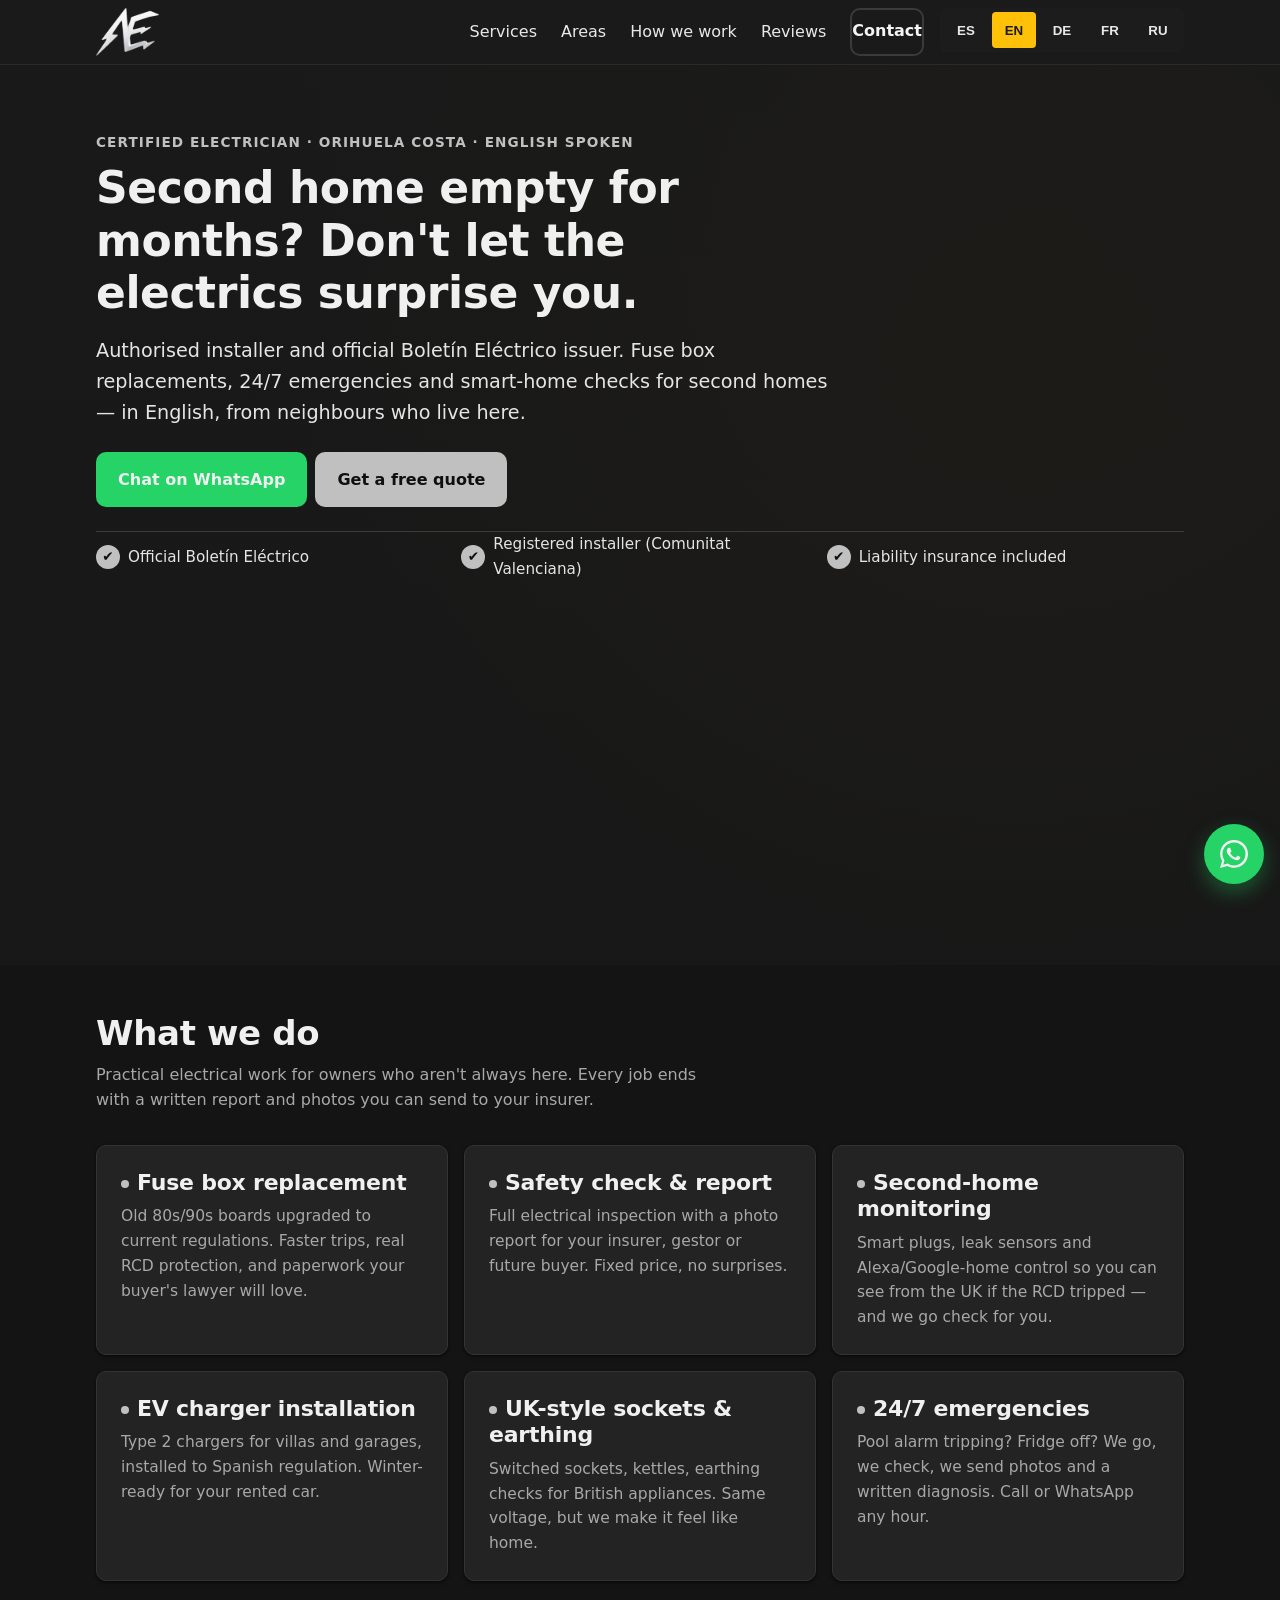
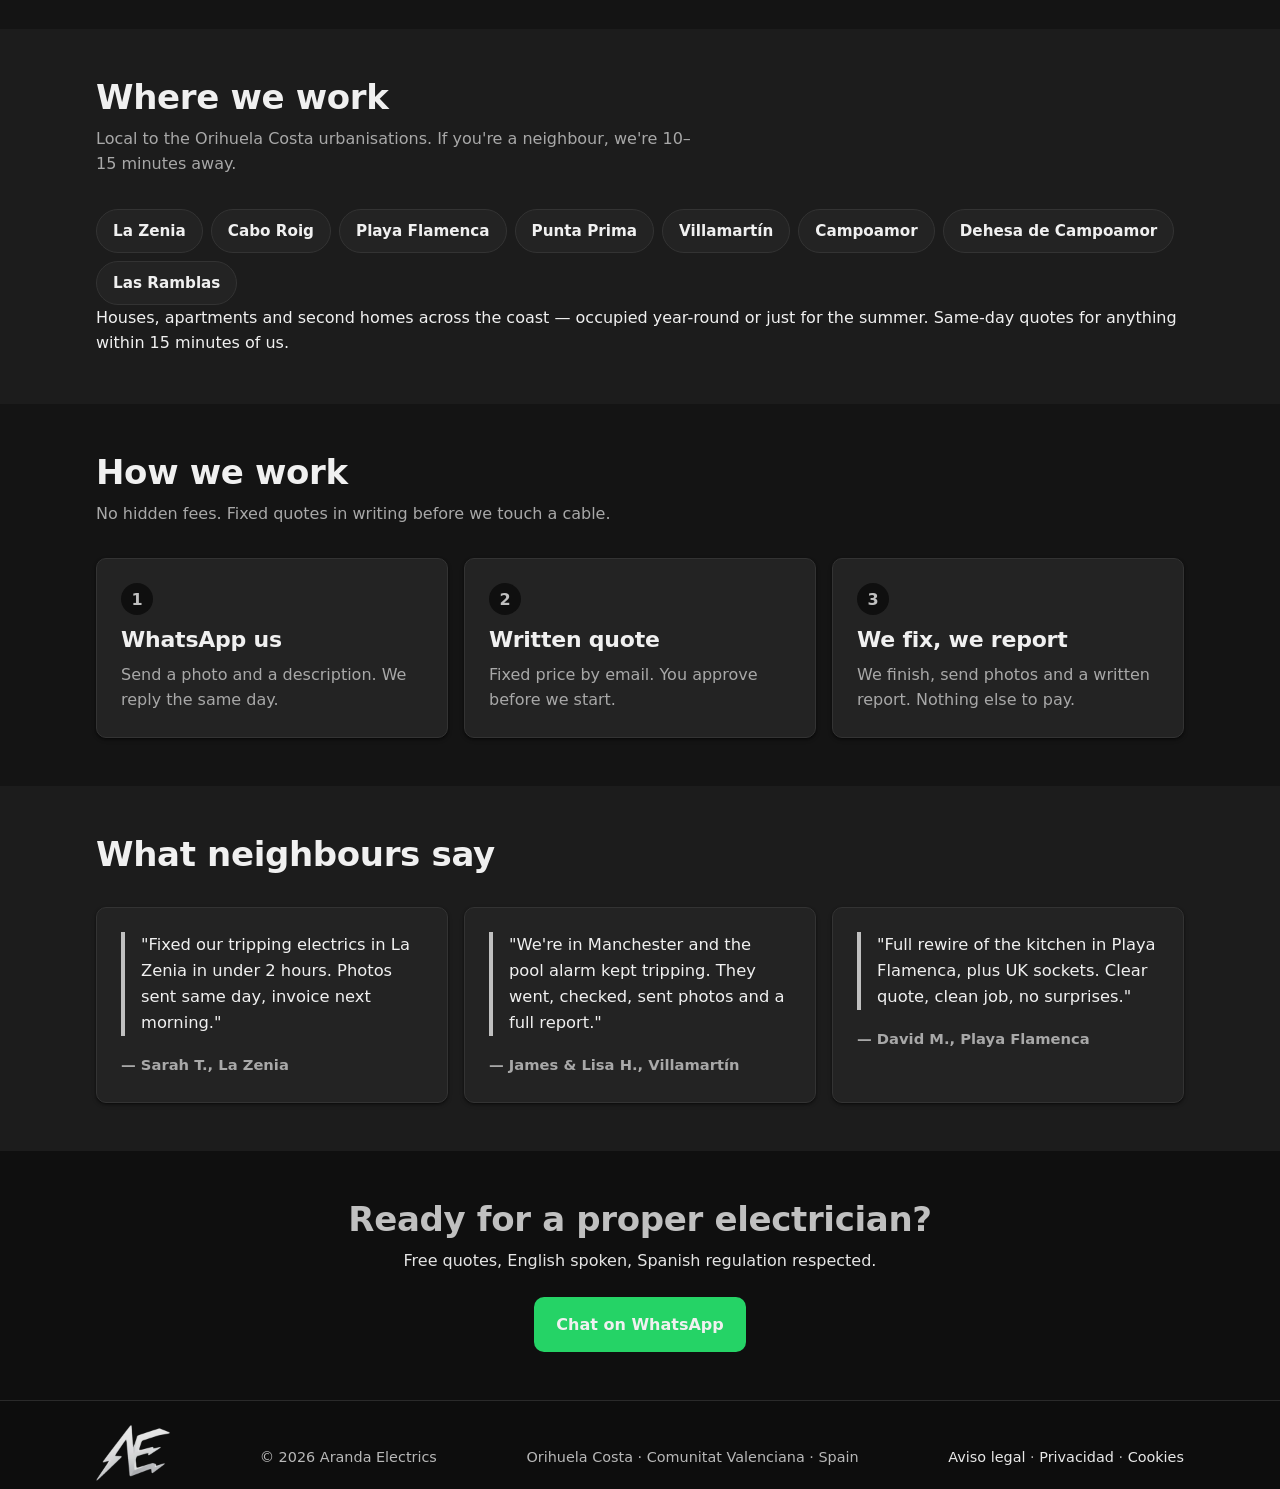
<file: index.html>
<!doctype html>
<html lang="en">
<head>
  <meta charset="utf-8">
  <meta name="viewport" content="width=device-width, initial-scale=1, viewport-fit=cover">
  <title>Aranda Electrics — Certified Electrician in Orihuela Costa</title>
  <meta name="description" content="Authorised electrician in Orihuela Costa. Boletín Eléctrico, fuse box replacement, 24/7 emergencies and smart-home checks for second homes. WhatsApp for a free quote.">
  <meta name="theme-color" content="#1A1A1A">
  <meta name="apple-mobile-web-app-capable" content="yes">
  <meta name="apple-mobile-web-app-status-bar-style" content="black-translucent">
  <meta name="apple-mobile-web-app-title" content="Aranda Electrics">
  <link rel="manifest" href="/manifest.webmanifest">
  <link rel="apple-touch-icon" href="/icons/apple-touch-icon.png">
  <link rel="icon" type="image/png" sizes="32x32" href="/assets/img/favicon-32.png">
  <link rel="icon" type="image/png" sizes="16x16" href="/assets/img/favicon-16.png">
  <link rel="icon" type="image/png" sizes="192x192" href="/assets/img/favicon-192.png">
  <link rel="icon" type="image/png" sizes="512x512" href="/assets/img/favicon-512.png">
  <link rel="canonical" href="https://arandaelectrics.com/">
  <link rel="alternate" hreflang="en" href="https://arandaelectrics.com/">
  <link rel="alternate" hreflang="es" href="https://arandaelectrics.com/es/">
  <link rel="alternate" hreflang="x-default" href="https://arandaelectrics.com/">
  <meta property="og:type" content="website">
  <meta property="og:title" content="Aranda Electrics — Certified Electrician in Orihuela Costa">
  <meta property="og:description" content="Boletín Eléctrico, fuse box replacement and 24/7 emergencies. Serving La Zenia, Cabo Roig, Playa Flamenca and more.">
  <meta property="og:url" content="https://arandaelectrics.com/">
  <link rel="stylesheet" href="css/styles.css?v=20251120a">
</head>
<body>
  <a class="skip-link" href="#main" data-i18n="skip">Skip to content</a>
  <header class="site-header" role="banner">
    <div class="container header-inner">
      <a class="logo" href="./" aria-label="Aranda Electrics — home">
        <img class="logo-img" src="assets/img/logo-header.png" alt="Aranda Electrics" width="120" height="91" decoding="async">
      </a>
      <button class="menu-toggle" type="button" aria-expanded="false" aria-controls="primary-nav" aria-label="Toggle menu">
        <span class="menu-bar"></span><span class="menu-bar"></span><span class="menu-bar"></span>
      </button>
      <nav id="primary-nav" class="primary-nav" aria-label="Primary">
        <ul role="list">
          <li><a href="#services" data-i18n="nav.services">Services</a></li>
          <li><a href="#areas" data-i18n="nav.areas">Areas</a></li>
          <li><a href="#process" data-i18n="nav.process">How we work</a></li>
          <li><a href="#reviews" data-i18n="nav.reviews">Reviews</a></li>
          <li><a href="pages/contact.html" class="btn btn-outline" data-i18n="nav.contact">Contact</a></li>
        </ul>
        <div class="lang-switch" role="group" aria-label="Language">
          <button type="button" data-lang="es" aria-pressed="false">ES</button>
          <button type="button" data-lang="en" aria-pressed="true">EN</button>
          <button type="button" data-lang="de" aria-pressed="false">DE</button>
          <button type="button" data-lang="fr" aria-pressed="false">FR</button>
          <button type="button" data-lang="ru" aria-pressed="false">RU</button>
        </div>
        <div class="lang-switch-mobile">
          <label for="lang-select" class="visually-hidden" data-i18n="skip">Language</label>
          <select id="lang-select" data-lang-select aria-label="Language">
            <option value="es">ES — Español</option>
            <option value="en">EN — English</option>
            <option value="de">DE — Deutsch</option>
            <option value="fr">FR — Français</option>
            <option value="ru">RU — Русский</option>
          </select>
        </div>
      </nav>
    </div>
  </header>
  <main id="main" role="main">
    <!-- HERO + CERTIFICACIONES ABOVE THE FOLD -->
        <section class="hero" aria-labelledby="hero-title">
      <div class="container hero-inner">
        <p class="eyebrow" data-i18n="hero.eyebrow">Certified electrician · Orihuela Costa · English spoken</p>
        <h1 id="hero-title" data-i18n="hero.title">Second home empty for months? Don&rsquo;t let the electrics surprise you.</h1>
        <p class="lead" data-i18n="hero.lead">
          Authorised installer and official <strong>Boletín Eléctrico</strong> issuer on the Orihuela Costa. Fuse box upgrades, 24/7 emergencies and smart-home checks for owners who aren&rsquo;t here — we fix it, and you get photos and a written report the same day.
        </p>
        <div class="hero-cta">
          <a class="btn btn-whatsapp" href="https://wa.me/34622099576?text=Hi%20Aranda%20Electrics%2C%20I%27d%20like%20a%20quote" target="_blank" rel="noopener" data-i18n="hero.ctaWhatsapp">Chat on WhatsApp</a>
          <a class="btn btn-primary" href="pages/contact.html" data-i18n="hero.ctaQuote">Get a free quote</a>
        </div>
        <ul class="certs" role="list" aria-label="Certifications">
          <li class="cert">
            <span class="cert-icon" aria-hidden="true">✔</span>
            <span data-i18n="certs.boletin">Official Boletín Eléctrico</span>
          </li>
          <li class="cert">
            <span class="cert-icon" aria-hidden="true">✔</span>
            <span data-i18n="certs.autonomo">Registered installer (Comunitat Valenciana)</span>
          </li>
          <li class="cert">
            <span class="cert-icon" aria-hidden="true">✔</span>
            <span data-i18n="certs.rc">Liability insurance included</span>
          </li>
        </ul>
      </div>
    </section>

    <!-- SERVICIOS -->
    <section id="services" class="section" aria-labelledby="services-title">
      <div class="container">
        <header class="section-head">
          <h2 id="services-title" data-i18n="services.title">What we do</h2>
          <p data-i18n="services.lead">Practical electrical work for owners who aren't always here. Every job ends with a written report and photos you can send to your insurer.</p>
        </header>
        <div class="grid grid-3">
          <article class="card">
            <h3 data-i18n="services.1.title">Fuse box replacement</h3>
            <p data-i18n="services.1.body">Old 80s/90s boards upgraded to current regulations. Faster trips, real RCD protection, and paperwork your buyer's lawyer will love.</p>
          </article>
          <article class="card">
            <h3 data-i18n="services.2.title">Safety check &amp; report</h3>
            <p data-i18n="services.2.body">Full electrical inspection with a photo report for your insurer, gestor or future buyer. Fixed price, no surprises.</p>
          </article>
          <article class="card">
            <h3 data-i18n="services.3.title">Second-home monitoring</h3>
            <p data-i18n="services.3.body">Smart plugs, leak sensors and alexa/google-home control so you can see from the UK if the RCD tripped — and we go check for you.</p>
          </article>
          <article class="card">
            <h3 data-i18n="services.4.title">EV charger installation</h3>
            <p data-i18n="services.4.body">Type 2 chargers for villas and garages, installed to Spanish regulation. Winter-ready for your rented car.</p>
          </article>
          <article class="card">
            <h3 data-i18n="services.5.title">UK-style sockets &amp; earthing</h3>
            <p data-i18n="services.5.body">Switched sockets, kettles, earthing checks for British appliances. Same voltage, but we make it feel like home.</p>
          </article>
          <article class="card">
            <h3 data-i18n="services.6.title">24/7 emergencies</h3>
            <p data-i18n="services.6.body">Pool alarm tripping? Fridge off? We go, we check, we send photos and a written diagnosis. Call or WhatsApp any hour.</p>
          </article>
        </div>
      </div>
    </section>
    <!-- ÁREAS -->
    <section id="areas" class="section section-alt" aria-labelledby="areas-title">
      <div class="container">
        <header class="section-head">
          <h2 id="areas-title" data-i18n="areas.title">Where we work</h2>
          <p data-i18n="areas.lead">Local to the Orihuela Costa urbanisations. If you're a neighbour, we're 10–15 minutes away.</p>
        </header>
        <ul class="area-chips" role="list">
          <li><span class="chip" data-i18n="areas.1">La Zenia</span></li>
          <li><span class="chip" data-i18n="areas.2">Cabo Roig</span></li>
          <li><span class="chip" data-i18n="areas.3">Playa Flamenca</span></li>
          <li><span class="chip" data-i18n="areas.4">Punta Prima</span></li>
          <li><span class="chip" data-i18n="areas.5">Villamartín</span></li>
          <li><span class="chip" data-i18n="areas.6">Campoamor</span></li>
          <li><span class="chip" data-i18n="areas.7">Dehesa de Campoamor</span></li>
          <li><span class="chip" data-i18n="areas.8">Las Ramblas</span></li>
        </ul>
        <p class="areas-support" data-i18n="areas.support">Houses, apartments and second homes across the coast — occupied year-round or just for the summer. Same-day quotes for anything within 15 minutes of us.</p>
      </div>
    </section>
    <!-- PROCESO -->
    <section id="process" class="section" aria-labelledby="process-title">
      <div class="container">
        <header class="section-head">
          <h2 id="process-title" data-i18n="process.title">How we work</h2>
          <p data-i18n="process.lead">No hidden fees. Fixed quotes in writing before we touch a cable.</p>
        </header>
        <ol class="steps">
          <li>
            <span class="step-num" aria-hidden="true">1</span>
            <h3 data-i18n="process.1.title">WhatsApp us</h3>
            <p data-i18n="process.1.body">Send a photo and a description. We reply the same day.</p>
          </li>
          <li>
            <span class="step-num" aria-hidden="true">2</span>
            <h3 data-i18n="process.2.title">Written quote</h3>
            <p data-i18n="process.2.body">Fixed price by email. You approve before we start.</p>
          </li>
          <li>
            <span class="step-num" aria-hidden="true">3</span>
            <h3 data-i18n="process.3.title">We fix, we report</h3>
            <p data-i18n="process.3.body">We finish, send photos and a written report. Nothing else to pay.</p>
          </li>
        </ol>
      </div>
    </section>
    <!-- TESTIMONIOS -->
    <section id="reviews" class="section section-alt" aria-labelledby="reviews-title">
      <div class="container">
        <header class="section-head">
          <h2 id="reviews-title" data-i18n="reviews.title">What neighbours say</h2>
        </header>
        <div class="grid grid-3">
          <article class="testimonial">
            <blockquote>"Fixed our tripping electrics in La Zenia in under 2 hours. Photos sent same day, invoice next morning."</blockquote>
            <footer><cite>— Sarah T., La Zenia</cite></footer>
          </article>
          <article class="testimonial">
            <blockquote>"We're in Manchester and the pool alarm kept tripping. They went, checked, sent photos and a full report."</blockquote>
            <footer><cite>— James &amp; Lisa H., Villamartín</cite></footer>
          </article>
          <article class="testimonial">
            <blockquote>"Full rewire of the kitchen in Playa Flamenca, plus UK sockets. Clear quote, clean job, no surprises."</blockquote>
            <footer><cite>— David M., Playa Flamenca</cite></footer>
          </article>
        </div>
      </div>
    </section>
    <!-- CTA FINAL -->
    <section class="section cta-band" aria-labelledby="cta-title">
      <div class="container cta-inner">
        <h2 id="cta-title" data-i18n="cta.title">Ready for a proper electrician?</h2>
        <p data-i18n="cta.lead">Free quotes, English spoken, Spanish regulation respected.</p>
        <a class="btn btn-whatsapp" href="https://wa.me/34622099576?text=Hi%20Aranda%20Electrics" target="_blank" rel="noopener" data-i18n="cta.whatsapp">Chat on WhatsApp</a>
      </div>
    </section>
  </main>
  <footer class="site-footer" role="contentinfo">
    <div class="container footer-inner">
        <img class="footer-logo" src="assets/img/logo-footer.png" alt="Aranda Electrics" width="168" height="127" loading="lazy" decoding="async">
      <p>&copy; <span id="year"></span> Aranda Electrics</p>
      <p data-i18n="footer.legal">Orihuela Costa · Comunitat Valenciana · Spain</p>
      <p class="footer-legal">
        <a href="pages/legal.html">Aviso legal</a> ·
        <a href="pages/privacy.html">Privacidad</a> ·
        <a href="pages/cookies.html">Cookies</a>
      </p>
    </div>
  </footer>
  <!-- Botón flotante WhatsApp (visible siempre) -->
  <a class="wa-float" href="https://wa.me/34622099576?text=Hi%20Aranda%20Electrics" target="_blank" rel="noopener" aria-label="Chat on WhatsApp">
    <svg viewBox="0 0 24 24" width="28" height="28" aria-hidden="true"><path fill="currentColor" d="M20.5 3.5A11.9 11.9 0 0 0 12 0C5.4 0 .1 5.3.1 11.9c0 2.1.6 4.2 1.7 6L0 24l6.3-1.7c1.7 1 3.7 1.5 5.7 1.5h.1c6.6 0 11.9-5.3 11.9-11.9 0-3.2-1.3-6.2-3.5-8.4zM12 21.8c-1.8 0-3.6-.5-5.1-1.4l-.4-.2-3.7 1 1-3.6-.2-.4a9.8 9.8 0 0 1-1.5-5.3c0-5.4 4.4-9.8 9.9-9.8 2.6 0 5.1 1 6.9 2.9a9.7 9.7 0 0 1 2.9 7c0 5.4-4.4 9.8-9.8 9.8zm5.4-7.3c-.3-.2-1.8-.9-2-1-.3-.1-.5-.2-.7.2s-.8 1-1 1.2c-.2.2-.4.2-.7.1-.3-.2-1.3-.5-2.4-1.5-.9-.8-1.5-1.8-1.7-2.1-.2-.3 0-.5.1-.6.1-.1.3-.4.5-.5.2-.2.2-.3.3-.5.1-.2 0-.4 0-.5 0-.1-.7-1.6-.9-2.2-.2-.6-.5-.5-.7-.5h-.6c-.2 0-.5.1-.8.4-.3.3-1 1-1 2.4 0 1.4 1 2.8 1.2 3 .2.2 2 3 4.8 4.2.7.3 1.2.5 1.6.6.7.2 1.3.2 1.8.1.6-.1 1.8-.7 2-1.4.2-.7.2-1.3.2-1.4-.1-.1-.3-.2-.6-.3z"/></svg>
  </a>
  <script src="js/i18n.js" defer></script>
  <script src="js/main.js" defer></script>
  <script type="application/ld+json">
  
  {
  "@context": "https://schema.org",
  "@type": "Electrician",
  "@id": "https://arandaelectrics.com/#business",
  "name": "Aranda Electrics",
  "url": "https://arandaelectrics.com",
  "logo": "https://arandaelectrics.com/assets/img/logo-header.png",
  "image": "https://arandaelectrics.com/assets/img/logo-header.png",
  "telephone": "+34600000000",
  "priceRange": "€€",
  "currenciesAccepted": "EUR",
  "paymentAccepted": "Cash, Credit Card, Bank Transfer",
  "address": {
    "@type": "PostalAddress",
    "addressLocality": "Orihuela Costa",
    "addressRegion": "Comunitat Valenciana",
    "addressCountry": "ES"
  },
  "areaServed": [
    {"@type": "Place", "name": "Orihuela Costa"},
    {"@type": "Place", "name": "La Zenia"},
    {"@type": "Place", "name": "Cabo Roig"},
    {"@type": "Place", "name": "Playa Flamenca"},
    {"@type": "Place", "name": "Punta Prima"},
    {"@type": "Place", "name": "Villamartín"},
    {"@type": "Place", "name": "Campoamor"},
    {"@type": "Place", "name": "Dehesa de Campoamor"},
    {"@type": "Place", "name": "Las Ramblas"}
  ],
  "openingHoursSpecification": [
    {
      "@type": "OpeningHoursSpecification",
      "dayOfWeek": ["Monday","Tuesday","Wednesday","Thursday","Friday","Saturday","Sunday"],
      "opens": "00:00",
      "closes": "23:59"
    }
  ],
  "hasOfferCatalog": {
    "@type": "OfferCatalog",
    "name": "Electrical services",
    "itemListElement": [
      {"@type": "Offer", "itemOffered": {"@type": "Service", "name": "Boletín Eléctrico (official electrical certificate)"}},
      {"@type": "Offer", "itemOffered": {"@type": "Service", "name": "Fuse box replacement and upgrades"}},
      {"@type": "Offer", "itemOffered": {"@type": "Service", "name": "24/7 emergency electrician"}},
      {"@type": "Offer", "itemOffered": {"@type": "Service", "name": "Smart-home installation and checks"}},
      {"@type": "Offer", "itemOffered": {"@type": "Service", "name": "Property checks for absent owners"}}
    ]
  },
  "sameAs": []
}
  
  </script>
</body>
</html>
</file>
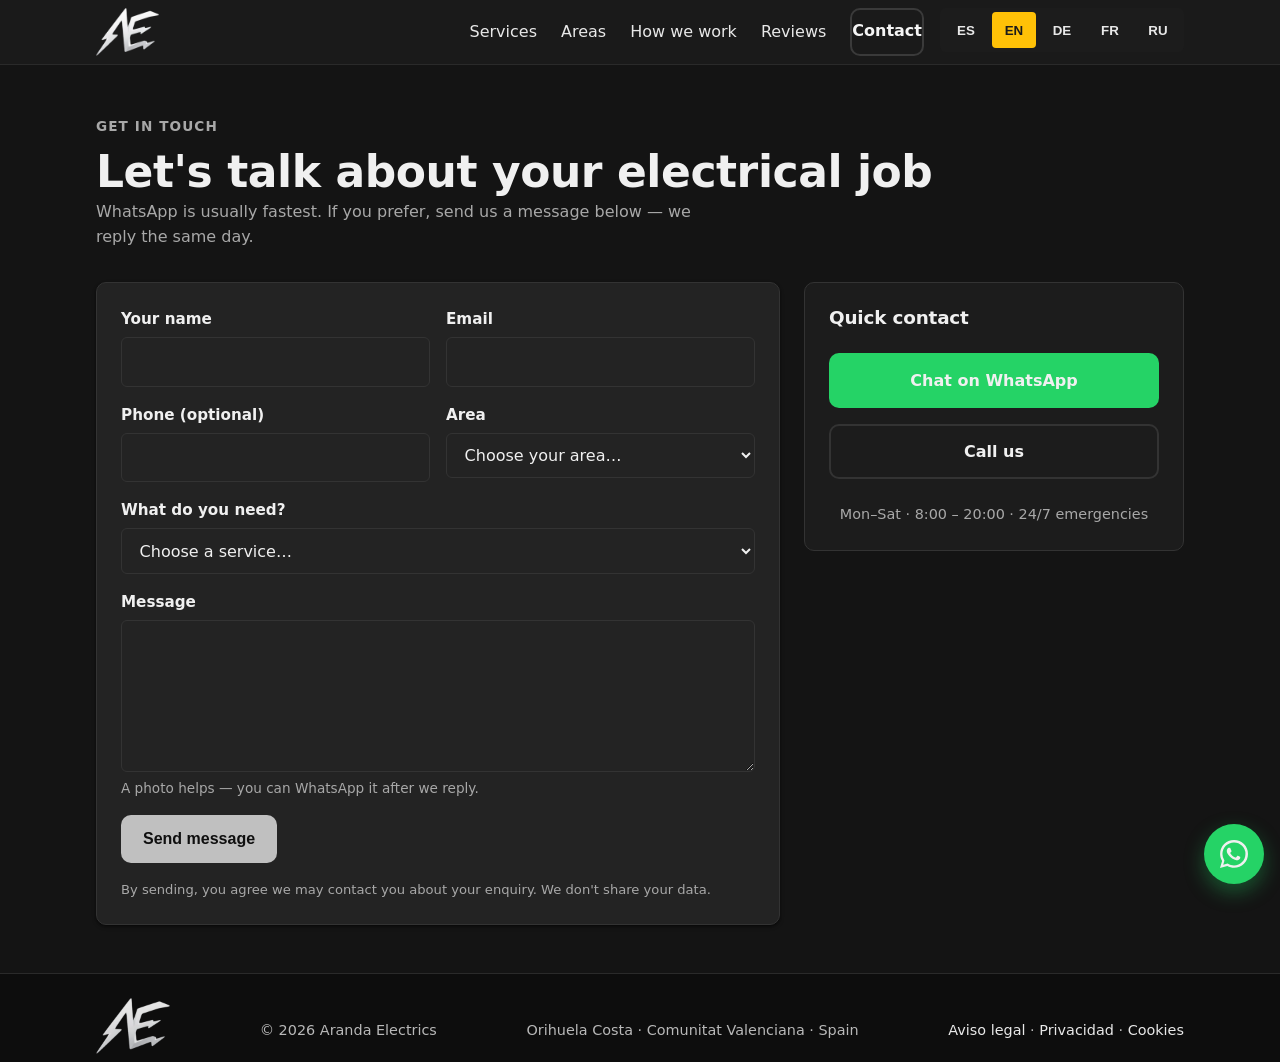
<file: pages/contact.html>
<!doctype html>
<html lang="en">
<head>
  <meta charset="utf-8">
  <meta name="viewport" content="width=device-width, initial-scale=1">
  <title>Contact — Aranda Electrics</title>
  <meta name="description" content="Contact Aranda Electrics in Orihuela Costa. WhatsApp, phone or send us a message for a free electrical quote.">
  <meta name="theme-color" content="#1A1A1A">
  <link rel="canonical" href="https://arandaelectrics.com/pages/contact.html">
  <link rel="stylesheet" href="../css/styles.css">
</head>
<body>
  <a class="skip-link" href="#main" data-i18n="skip">Skip to content</a>
  <header class="site-header" role="banner">
    <div class="container header-inner">
      <a class="logo" href="../index.html" aria-label="Aranda Electrics — home">
        <img class="logo-img" src="../assets/img/logo-header.png" alt="Aranda Electrics" width="120" height="91" decoding="async">
      </a>
      <button class="menu-toggle" type="button" aria-expanded="false" aria-controls="primary-nav" aria-label="Toggle menu">
        <span class="menu-bar"></span><span class="menu-bar"></span><span class="menu-bar"></span>
      </button>
      <nav id="primary-nav" class="primary-nav" aria-label="Primary">
        <ul role="list">
          <li><a href="../index.html#services" data-i18n="nav.services">Services</a></li>
          <li><a href="../index.html#areas" data-i18n="nav.areas">Areas</a></li>
          <li><a href="../index.html#process" data-i18n="nav.process">How we work</a></li>
          <li><a href="../index.html#reviews" data-i18n="nav.reviews">Reviews</a></li>
          <li><a href="contact.html" class="btn btn-outline" data-i18n="nav.contact">Contact</a></li>
        </ul>
        <div class="lang-switch" role="group" aria-label="Language">
          <button type="button" data-lang="es" aria-pressed="false">ES</button>
          <button type="button" data-lang="en" aria-pressed="true">EN</button>
          <button type="button" data-lang="de" aria-pressed="false">DE</button>
          <button type="button" data-lang="fr" aria-pressed="false">FR</button>
          <button type="button" data-lang="ru" aria-pressed="false">RU</button>
        </div>
        <div class="lang-switch-mobile">
          <label for="lang-select" class="visually-hidden" data-i18n="skip">Language</label>
          <select id="lang-select" data-lang-select aria-label="Language">
            <option value="es">ES — Español</option>
            <option value="en">EN — English</option>
            <option value="de">DE — Deutsch</option>
            <option value="fr">FR — Français</option>
            <option value="ru">RU — Русский</option>
          </select>
        </div>
      </nav>
    </div>
  </header>
  <main id="main" role="main">
    <section class="section" aria-labelledby="contact-title">
      <div class="container">
        <header class="section-head">
          <p class="eyebrow" data-i18n="contact.eyebrow">Get in touch</p>
          <h1 id="contact-title" data-i18n="contact.title">Let's talk about your electrical job</h1>
          <p data-i18n="contact.lead">WhatsApp is usually fastest. If you prefer, send us a message below — we reply the same day.</p>
        </header>
        <div class="contact-layout">
          <!-- BLOQUE RÁPIDO: WhatsApp / Teléfono -->
          <aside class="contact-quick" aria-label="Quick contact">
            <h2 data-i18n="contact.quick.title">Quick contact</h2>
            <a class="btn btn-whatsapp contact-big-btn"
               href="https://wa.me/34622099576?text=Hi%20Aranda%20Electrics%2C%20I%27d%20like%20a%20quote"
               target="_blank" rel="noopener"
               data-i18n="contact.quick.whatsapp">Chat on WhatsApp</a>
            <a class="btn btn-outline contact-big-btn"
               href="tel:+34600000000"
               data-i18n="contact.quick.call">Call us</a>
            <p class="contact-note" data-i18n="contact.quick.hours">Mon–Sat · 8:00 – 20:00 · 24/7 emergencies</p>
          </aside>
          <!-- FORMULARIO -->
          <form class="contact-form" id="contact-form" action="mailto:hello@arandaelectrics.com" method="post" enctype="text/plain" novalidate>
            <div class="form-row">
              <div class="form-field">
                <label for="name" data-i18n="form.name">Your name</label>
                <input id="name" name="name" type="text" required autocomplete="name"
                       data-i18n-attr="placeholder:form.name.ph">
              </div>
              <div class="form-field">
                <label for="email" data-i18n="form.email">Email</label>
                <input id="email" name="email" type="email" required autocomplete="email"
                       inputmode="email"
                       data-i18n-attr="placeholder:form.email.ph">
              </div>
            </div>
            <div class="form-row">
              <div class="form-field">
                <label for="phone" data-i18n="form.phone">Phone (optional)</label>
                <input id="phone" name="phone" type="tel" autocomplete="tel"
                       inputmode="tel"
                       data-i18n-attr="placeholder:form.phone.ph">
              </div>
              <div class="form-field">
                <label for="area" data-i18n="form.area">Area</label>
                <select id="area" name="area" required>
                  <option value="" data-i18n="form.area.choose">Choose your area…</option>
                  <option value="la-zenia">La Zenia</option>
                  <option value="cabo-roig">Cabo Roig</option>
                  <option value="playa-flamenca">Playa Flamenca</option>
                  <option value="punta-prima">Punta Prima</option>
                  <option value="villamartin">Villamartín</option>
                  <option value="campoamor">Campoamor / Dehesa</option>
                  <option value="other" data-i18n="form.area.other">Other / not sure</option>
                </select>
              </div>
            </div>
            <div class="form-field">
              <label for="service" data-i18n="form.service">What do you need?</label>
              <select id="service" name="service" required>
                <option value="" data-i18n="form.service.choose">Choose a service…</option>
                <option value="fuse-box" data-i18n="services.1.title">Fuse box replacement</option>
                <option value="safety-check" data-i18n="services.2.title">Safety check &amp; report</option>
                <option value="monitoring" data-i18n="services.3.title">Second-home monitoring</option>
                <option value="ev-charger" data-i18n="services.4.title">EV charger installation</option>
                <option value="uk-sockets" data-i18n="services.5.title">UK-style sockets</option>
                <option value="emergency" data-i18n="services.6.title">24/7 emergency</option>
                <option value="other" data-i18n="form.service.other">Other / not sure</option>
              </select>
            </div>
            <div class="form-field">
              <label for="message" data-i18n="form.message">Message</label>
              <textarea id="message" name="message" rows="5" required
                        aria-describedby="message-hint"
                        data-i18n-attr="placeholder:form.message.ph"></textarea>
              <small id="message-hint" class="form-hint" data-i18n="form.message.hint">A photo helps — you can WhatsApp it after we reply.</small>
            </div>
            <!-- HONEYPOT (anti-spam, invisible para humanos) -->
            <div class="visually-hidden" aria-hidden="true">
              <label for="website">Do not fill</label>
              <input id="website" name="website" type="text" tabindex="-1" autocomplete="off">
            </div>
            <p class="form-status" id="form-status" role="status" aria-live="polite"></p>
            <button class="btn btn-primary form-submit" type="submit" data-i18n="form.submit">Send message</button>
            <p class="form-legal" data-i18n="form.legal">
              By sending, you agree we may contact you about your enquiry. We don't share your data.
            </p>
          </form>
        </div>
      </div>
    </section>
  </main>
  <footer class="site-footer" role="contentinfo">
    <div class="container footer-inner">
        <img class="footer-logo" src="../assets/img/logo-footer.png" alt="Aranda Electrics" width="168" height="127" loading="lazy" decoding="async">
      <p>&copy; <span id="year"></span> Aranda Electrics</p>
      <p data-i18n="footer.legal">Orihuela Costa · Comunitat Valenciana · Spain</p>
      <p class="footer-legal">
        <a href="legal.html">Aviso legal</a> ·
        <a href="privacy.html">Privacidad</a> ·
        <a href="cookies.html">Cookies</a>
      </p>
    </div>
  </footer>
  <a class="wa-float" href="https://wa.me/34622099576?text=Hi%20Aranda%20Electrics" target="_blank" rel="noopener" aria-label="Chat on WhatsApp">
    <svg viewBox="0 0 24 24" width="28" height="28" aria-hidden="true"><path fill="currentColor" d="M20.5 3.5A11.9 11.9 0 0 0 12 0C5.4 0 .1 5.3.1 11.9c0 2.1.6 4.2 1.7 6L0 24l6.3-1.7c1.7 1 3.7 1.5 5.7 1.5h.1c6.6 0 11.9-5.3 11.9-11.9 0-3.2-1.3-6.2-3.5-8.4zM12 21.8c-1.8 0-3.6-.5-5.1-1.4l-.4-.2-3.7 1 1-3.6-.2-.4a9.8 9.8 0 0 1-1.5-5.3c0-5.4 4.4-9.8 9.9-9.8 2.6 0 5.1 1 6.9 2.9a9.7 9.7 0 0 1 2.9 7c0 5.4-4.4 9.8-9.8 9.8zm5.4-7.3c-.3-.2-1.8-.9-2-1-.3-.1-.5-.2-.7.2s-.8 1-1 1.2c-.2.2-.4.2-.7.1-.3-.2-1.3-.5-2.4-1.5-.9-.8-1.5-1.8-1.7-2.1-.2-.3 0-.5.1-.6.1-.1.3-.4.5-.5.2-.2.2-.3.3-.5.1-.2 0-.4 0-.5 0-.1-.7-1.6-.9-2.2-.2-.6-.5-.5-.7-.5h-.6c-.2 0-.5.1-.8.4-.3.3-1 1-1 2.4 0 1.4 1 2.8 1.2 3 .2.2 2 3 4.8 4.2.7.3 1.2.5 1.6.6.7.2 1.3.2 1.8.1.6-.1 1.8-.7 2-1.4.2-.7.2-1.3.2-1.4-.1-.1-.3-.2-.6-.3z"/></svg>
  </a>
  <script src="../js/i18n.js" defer></script>
  <script src="../js/main.js" defer></script>
  <script src="../js/contact.js" defer></script>
</body>
</html>
</file>
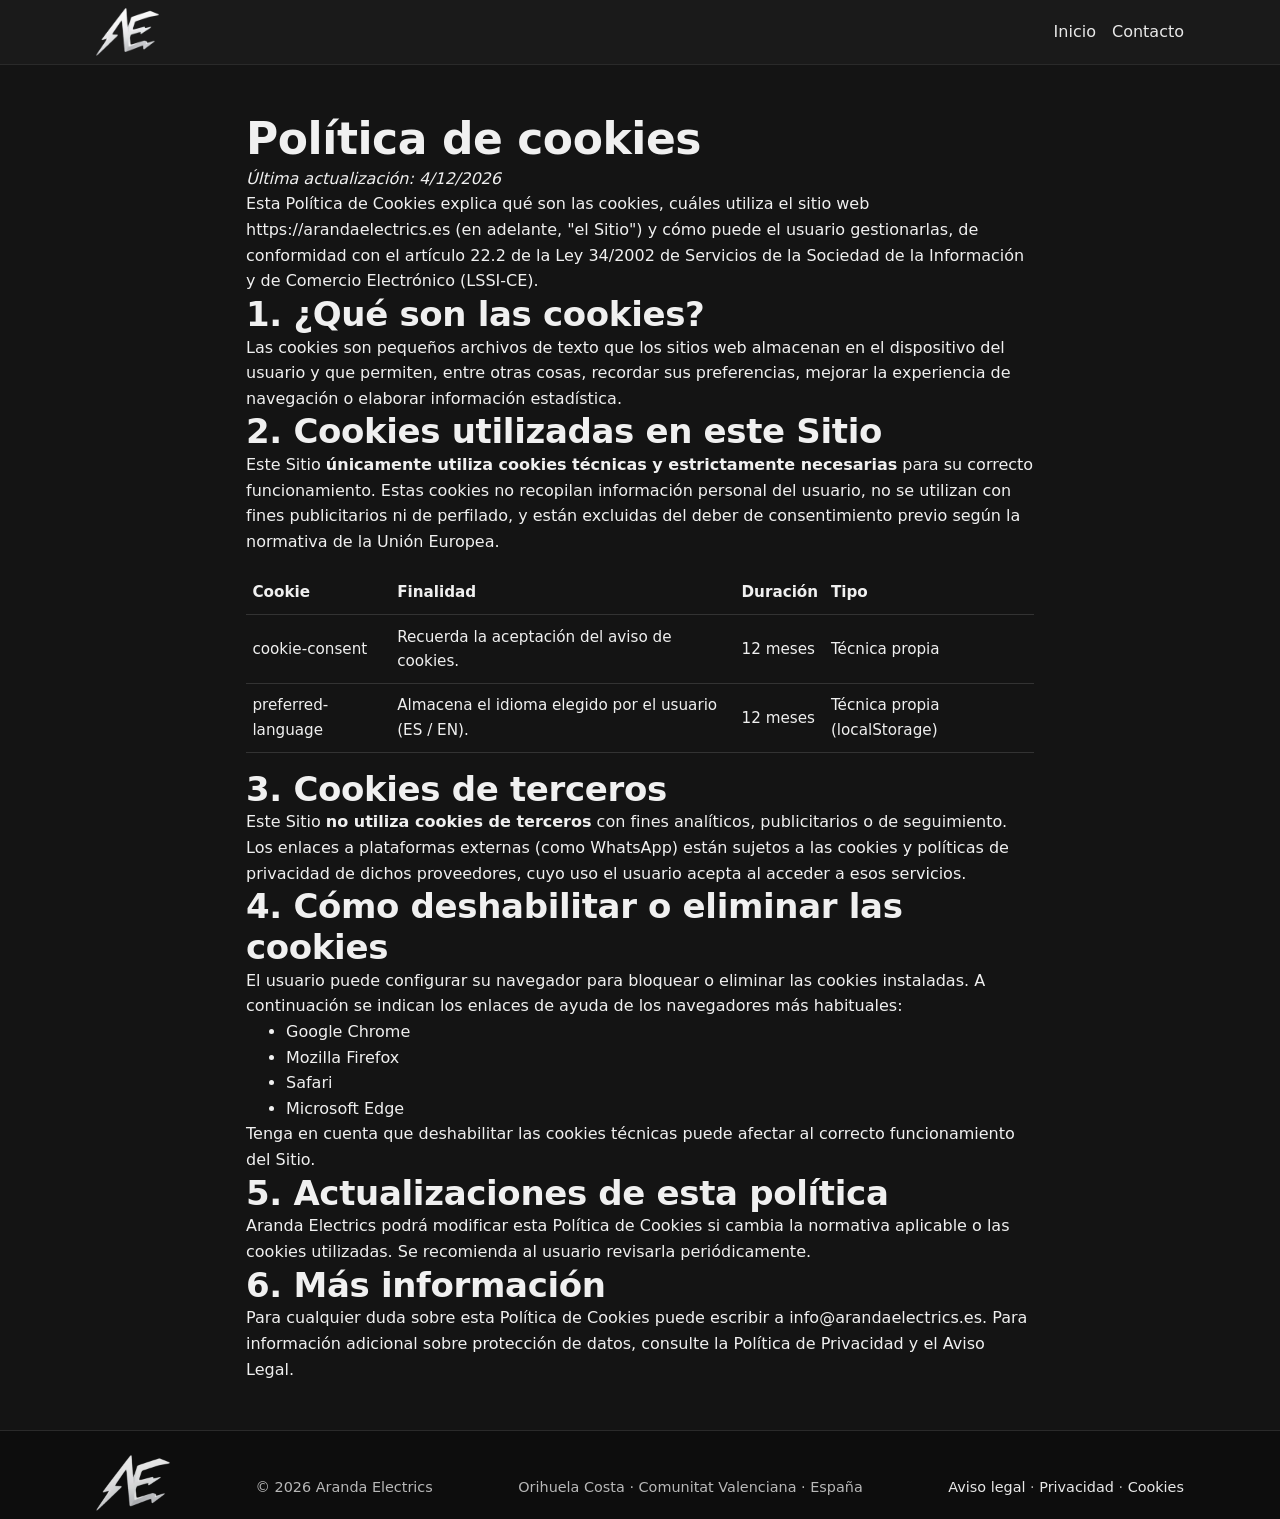
<file: pages/cookies.html>
<!doctype html>
<html lang="es">
<head>
  <meta charset="utf-8">
  <meta name="viewport" content="width=device-width, initial-scale=1">
  <title>Política de cookies — Aranda Electrics</title>
  <meta name="description" content="Política de cookies de Aranda Electrics conforme al artículo 22.2 de la LSSI-CE.">
  <meta name="robots" content="index, follow">
  <meta name="theme-color" content="#1A1A1A">
  <link rel="icon" type="image/png" sizes="32x32" href="../assets/img/favicon-32.png">
  <link rel="icon" type="image/png" sizes="16x16" href="../assets/img/favicon-16.png">
  <link rel="icon" type="image/png" sizes="192x192" href="../assets/img/favicon-192.png">
  <link rel="icon" type="image/png" sizes="512x512" href="../assets/img/favicon-512.png">
  <link rel="apple-touch-icon" href="/icons/apple-touch-icon.png">
  <link rel="canonical" href="https://arandaelectrics.es/pages/cookies.html">
  <link rel="stylesheet" href="../css/styles.css">
</head>
<body>
  <a class="skip-link" href="#main">Saltar al contenido</a>
  <header class="site-header" role="banner">
    <div class="container header-inner">
      <a class="logo" href="../index.html" aria-label="Aranda Electrics — inicio">
        <img class="logo-img" src="../assets/img/logo-header.png" alt="Aranda Electrics" width="120" height="91" decoding="async">
      </a>
      <nav class="primary-nav" aria-label="Principal">
        <a href="../index.html">Inicio</a>
        <a href="contact.html">Contacto</a>
      </nav>
    </div>
  </header>
  <main id="main" class="section">
    <div class="container" style="max-width: 820px;">
      <h1>Política de cookies</h1>
      <p><em>Última actualización: <span id="cookies-date">PENDIENTE-FECHA</span></em></p>
      <p>Esta Política de Cookies explica qué son las cookies, cuáles utiliza el sitio web <a href="https://arandaelectrics.es">https://arandaelectrics.es</a> (en adelante, "el Sitio") y cómo puede el usuario gestionarlas, de conformidad con el artículo 22.2 de la Ley 34/2002 de Servicios de la Sociedad de la Información y de Comercio Electrónico (LSSI-CE).</p>
      <h2>1. ¿Qué son las cookies?</h2>
      <p>Las cookies son pequeños archivos de texto que los sitios web almacenan en el dispositivo del usuario y que permiten, entre otras cosas, recordar sus preferencias, mejorar la experiencia de navegación o elaborar información estadística.</p>
      <h2>2. Cookies utilizadas en este Sitio</h2>
      <p>Este Sitio <strong>únicamente utiliza cookies técnicas y estrictamente necesarias</strong> para su correcto funcionamiento. Estas cookies no recopilan información personal del usuario, no se utilizan con fines publicitarios ni de perfilado, y están excluidas del deber de consentimiento previo según la normativa de la Unión Europea.</p>
      <table aria-label="Cookies utilizadas en el sitio" style="width:100%; border-collapse: collapse; margin: 1rem 0; font-size: .95rem;">
        <thead>
          <tr>
            <th scope="col" style="text-align:left; padding:.6rem .4rem; border-bottom:1px solid #333;">Cookie</th>
            <th scope="col" style="text-align:left; padding:.6rem .4rem; border-bottom:1px solid #333;">Finalidad</th>
            <th scope="col" style="text-align:left; padding:.6rem .4rem; border-bottom:1px solid #333;">Duración</th>
            <th scope="col" style="text-align:left; padding:.6rem .4rem; border-bottom:1px solid #333;">Tipo</th>
          </tr>
        </thead>
        <tbody>
          <tr>
            <td style="padding:.6rem .4rem; border-bottom:1px solid #333;">cookie-consent</td>
            <td style="padding:.6rem .4rem; border-bottom:1px solid #333;">Recuerda la aceptación del aviso de cookies.</td>
            <td style="padding:.6rem .4rem; border-bottom:1px solid #333;">12 meses</td>
            <td style="padding:.6rem .4rem; border-bottom:1px solid #333;">Técnica propia</td>
          </tr>
          <tr>
            <td style="padding:.6rem .4rem; border-bottom:1px solid #333;">preferred-language</td>
            <td style="padding:.6rem .4rem; border-bottom:1px solid #333;">Almacena el idioma elegido por el usuario (ES / EN).</td>
            <td style="padding:.6rem .4rem; border-bottom:1px solid #333;">12 meses</td>
            <td style="padding:.6rem .4rem; border-bottom:1px solid #333;">Técnica propia (localStorage)</td>
          </tr>
        </tbody>
      </table>
      <!--
        ⚠ SI AÑADES ANALÍTICA O PÍXELES EN EL FUTURO (Google Analytics, Meta Pixel,
        Google Maps embebido, YouTube, Hotjar, etc.), ESTA SECCIÓN DEBE AMPLIARSE:
        - Añadir filas con esas cookies (nombre, proveedor, finalidad, duración).
        - Poner una base jurídica: consentimiento (cookies no esenciales).
        - Implementar un BANNER DE COOKIES con opción de aceptar / rechazar parcialmente,
          ANTES de cargar esos scripts.
        - Enlazar la configuración del usuario aquí.
        Con solo cookies técnicas, el banner NO es obligatorio.
      -->
      <h2>3. Cookies de terceros</h2>
      <p>Este Sitio <strong>no utiliza cookies de terceros</strong> con fines analíticos, publicitarios o de seguimiento. Los enlaces a plataformas externas (como WhatsApp) están sujetos a las cookies y políticas de privacidad de dichos proveedores, cuyo uso el usuario acepta al acceder a esos servicios.</p>
      <h2>4. Cómo deshabilitar o eliminar las cookies</h2>
      <p>El usuario puede configurar su navegador para bloquear o eliminar las cookies instaladas. A continuación se indican los enlaces de ayuda de los navegadores más habituales:</p>
      <ul>
        <li><a href="https://support.google.com/chrome/answer/95647" target="_blank" rel="noopener">Google Chrome</a></li>
        <li><a href="https://support.mozilla.org/es/kb/habilitar-y-deshabilitar-cookies-sitios-web-rastrear-preferencias" target="_blank" rel="noopener">Mozilla Firefox</a></li>
        <li><a href="https://support.apple.com/es-es/guide/safari/sfri11471/mac" target="_blank" rel="noopener">Safari</a></li>
        <li><a href="https://support.microsoft.com/es-es/windows/eliminar-y-administrar-cookies-168dab11-0753-043d-7c16-ede5947fc64d" target="_blank" rel="noopener">Microsoft Edge</a></li>
      </ul>
      <p>Tenga en cuenta que deshabilitar las cookies técnicas puede afectar al correcto funcionamiento del Sitio.</p>
      <h2>5. Actualizaciones de esta política</h2>
      <p>Aranda Electrics podrá modificar esta Política de Cookies si cambia la normativa aplicable o las cookies utilizadas. Se recomienda al usuario revisarla periódicamente.</p>
      <h2>6. Más información</h2>
      <p>Para cualquier duda sobre esta Política de Cookies puede escribir a <a href="mailto:info@arandaelectrics.es">info@arandaelectrics.es</a>. Para información adicional sobre protección de datos, consulte la <a href="privacy.html">Política de Privacidad</a> y el <a href="legal.html">Aviso Legal</a>.</p>
    </div>
  </main>
  <footer class="site-footer" role="contentinfo">
    <div class="container footer-inner">
      <img class="footer-logo" src="../assets/img/logo-footer.png" alt="Aranda Electrics" width="168" height="127" loading="lazy" decoding="async">
      <p>&copy; <span id="year"></span> Aranda Electrics</p>
      <p>Orihuela Costa · Comunitat Valenciana · España</p>
      <p class="footer-legal">
        <a href="legal.html">Aviso legal</a> ·
        <a href="privacy.html">Privacidad</a> ·
        <a href="cookies.html">Cookies</a>
      </p>
    </div>
  </footer>
  <script>
    document.getElementById('year').textContent = new Date().getFullYear();
    document.getElementById('cookies-date').textContent = new Date().toLocaleDateString('es-ES');
  </script>
</body>
</html>
</file>
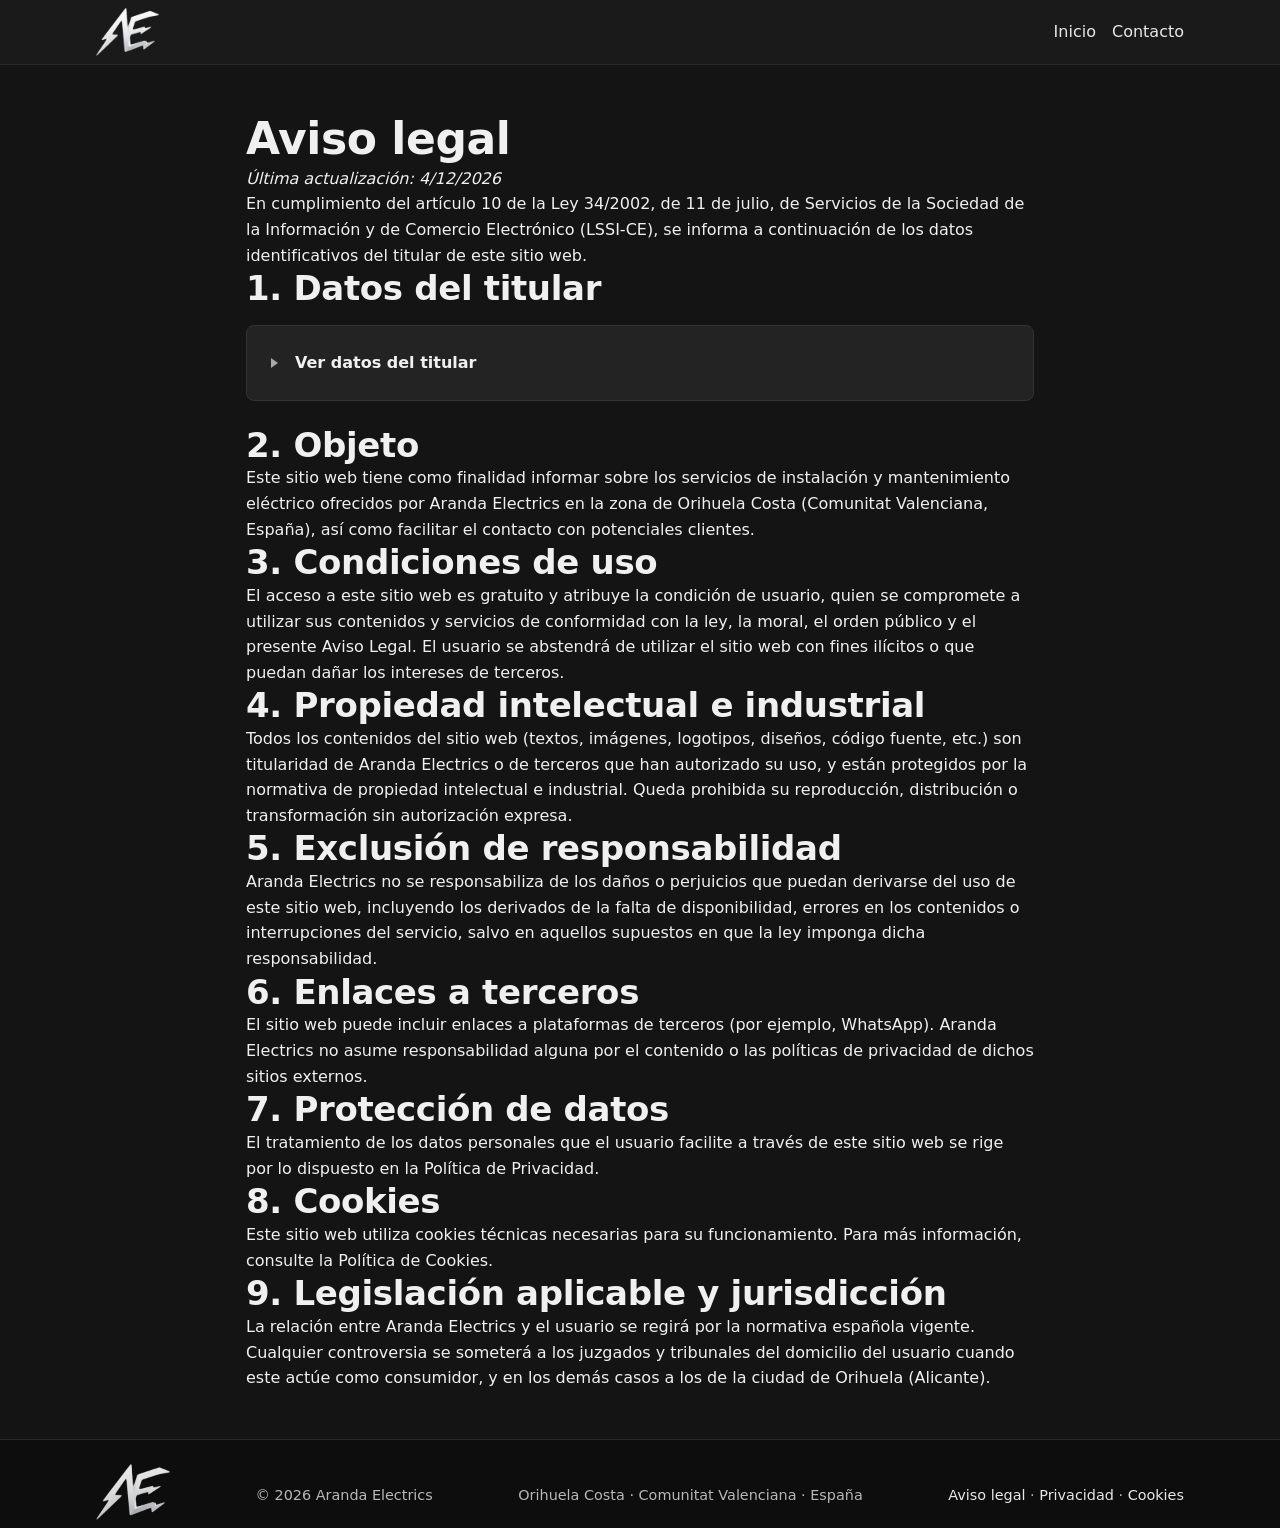
<file: pages/legal.html>
<!doctype html>
<html lang="es">
<head>
  <meta charset="utf-8">
  <meta name="viewport" content="width=device-width, initial-scale=1">
  <title>Aviso legal — Aranda Electrics</title>
  <meta name="description" content="Aviso legal de Aranda Electrics conforme al artículo 10 de la Ley 34/2002 (LSSI-CE).">
  <meta name="robots" content="index, follow">
  <meta name="theme-color" content="#1A1A1A">
  <link rel="icon" type="image/png" sizes="32x32" href="../assets/img/favicon-32.png">
  <link rel="icon" type="image/png" sizes="16x16" href="../assets/img/favicon-16.png">
  <link rel="icon" type="image/png" sizes="192x192" href="../assets/img/favicon-192.png">
  <link rel="icon" type="image/png" sizes="512x512" href="../assets/img/favicon-512.png">
  <link rel="apple-touch-icon" href="/icons/apple-touch-icon.png">
  <link rel="canonical" href="https://arandaelectrics.es/pages/legal.html">
  <link rel="stylesheet" href="../css/styles.css">
</head>
<body>
  <a class="skip-link" href="#main">Saltar al contenido</a>
  <header class="site-header" role="banner">
    <div class="container header-inner">
      <a class="logo" href="../index.html" aria-label="Aranda Electrics — inicio">
        <img class="logo-img" src="../assets/img/logo-header.png" alt="Aranda Electrics" width="120" height="91" decoding="async">
      </a>
      <nav class="primary-nav" aria-label="Principal">
        <a href="../index.html">Inicio</a>
        <a href="contact.html">Contacto</a>
      </nav>
    </div>
  </header>
  <main id="main" class="section">
    <div class="container" style="max-width: 820px;">
      <h1>Aviso legal</h1>
      <p><em>Última actualización: <span id="legal-date">PENDIENTE-FECHA</span></em></p>
      <p>En cumplimiento del artículo 10 de la Ley 34/2002, de 11 de julio, de Servicios de la Sociedad de la Información y de Comercio Electrónico (LSSI-CE), se informa a continuación de los datos identificativos del titular de este sitio web.</p>
      <h2>1. Datos del titular</h2>
      <details class="legal-details">
        <summary>Ver datos del titular</summary>
        <ul>
          <li><strong>Denominación social / nombre comercial:</strong> Aranda Electrics</li>
          <li><strong>Titular:</strong> Miguel Aranda García</li>
          <li><strong>NIF / CIF:</strong> 12345678Z</li>
          <li><strong>Domicilio fiscal:</strong> C/ Ejemplo 1, 03189 Orihuela Costa (Alicante)</li>
          <li><strong>Correo electrónico:</strong> <a href="mailto:info@arandaelectrics.es">info@arandaelectrics.es</a></li>
          <li><strong>Teléfono:</strong> <a href="tel:+34622099576">+34 622 09 95 76</a></li>
        </ul>
      </details>
      <h2>2. Objeto</h2>
      <p>Este sitio web tiene como finalidad informar sobre los servicios de instalación y mantenimiento eléctrico ofrecidos por Aranda Electrics en la zona de Orihuela Costa (Comunitat Valenciana, España), así como facilitar el contacto con potenciales clientes.</p>
      <h2>3. Condiciones de uso</h2>
      <p>El acceso a este sitio web es gratuito y atribuye la condición de usuario, quien se compromete a utilizar sus contenidos y servicios de conformidad con la ley, la moral, el orden público y el presente Aviso Legal. El usuario se abstendrá de utilizar el sitio web con fines ilícitos o que puedan dañar los intereses de terceros.</p>
      <h2>4. Propiedad intelectual e industrial</h2>
      <p>Todos los contenidos del sitio web (textos, imágenes, logotipos, diseños, código fuente, etc.) son titularidad de Aranda Electrics o de terceros que han autorizado su uso, y están protegidos por la normativa de propiedad intelectual e industrial. Queda prohibida su reproducción, distribución o transformación sin autorización expresa.</p>
      <h2>5. Exclusión de responsabilidad</h2>
      <p>Aranda Electrics no se responsabiliza de los daños o perjuicios que puedan derivarse del uso de este sitio web, incluyendo los derivados de la falta de disponibilidad, errores en los contenidos o interrupciones del servicio, salvo en aquellos supuestos en que la ley imponga dicha responsabilidad.</p>
      <h2>6. Enlaces a terceros</h2>
      <p>El sitio web puede incluir enlaces a plataformas de terceros (por ejemplo, WhatsApp). Aranda Electrics no asume responsabilidad alguna por el contenido o las políticas de privacidad de dichos sitios externos.</p>
      <h2>7. Protección de datos</h2>
      <p>El tratamiento de los datos personales que el usuario facilite a través de este sitio web se rige por lo dispuesto en la <a href="privacy.html">Política de Privacidad</a>.</p>
      <h2>8. Cookies</h2>
      <p>Este sitio web utiliza cookies técnicas necesarias para su funcionamiento. Para más información, consulte la <a href="cookies.html">Política de Cookies</a>.</p>
      <h2>9. Legislación aplicable y jurisdicción</h2>
      <p>La relación entre Aranda Electrics y el usuario se regirá por la normativa española vigente. Cualquier controversia se someterá a los juzgados y tribunales del domicilio del usuario cuando este actúe como consumidor, y en los demás casos a los de la ciudad de Orihuela (Alicante).</p>
    </div>
  </main>
  <footer class="site-footer" role="contentinfo">
    <div class="container footer-inner">
      <img class="footer-logo" src="../assets/img/logo-footer.png" alt="Aranda Electrics" width="168" height="127" loading="lazy" decoding="async">
      <p>&copy; <span id="year"></span> Aranda Electrics</p>
      <p>Orihuela Costa · Comunitat Valenciana · España</p>
      <p class="footer-legal">
        <a href="legal.html">Aviso legal</a> ·
        <a href="privacy.html">Privacidad</a> ·
        <a href="cookies.html">Cookies</a>
      </p>
    </div>
  </footer>
  <script>
    document.getElementById('year').textContent = new Date().getFullYear();
    document.getElementById('legal-date').textContent = new Date().toLocaleDateString('es-ES');
  </script>
</body>
</html>
</file>
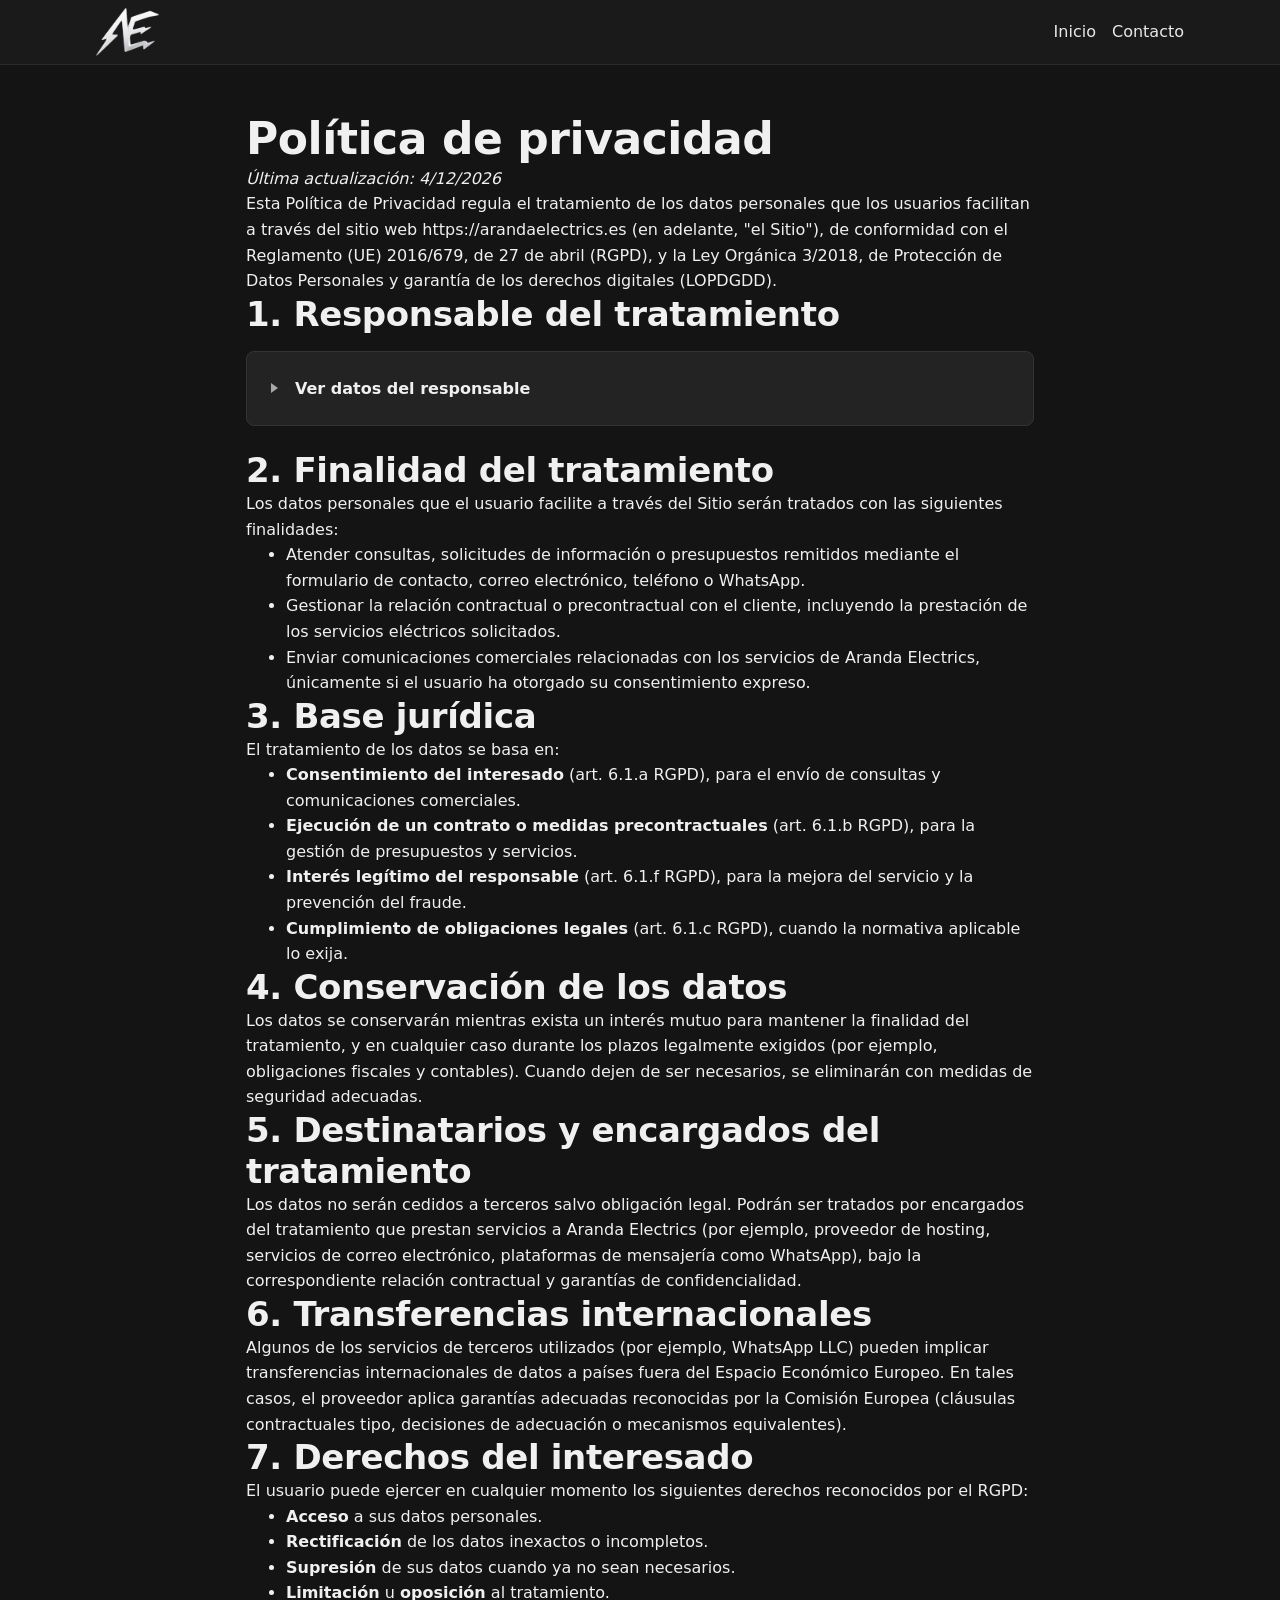
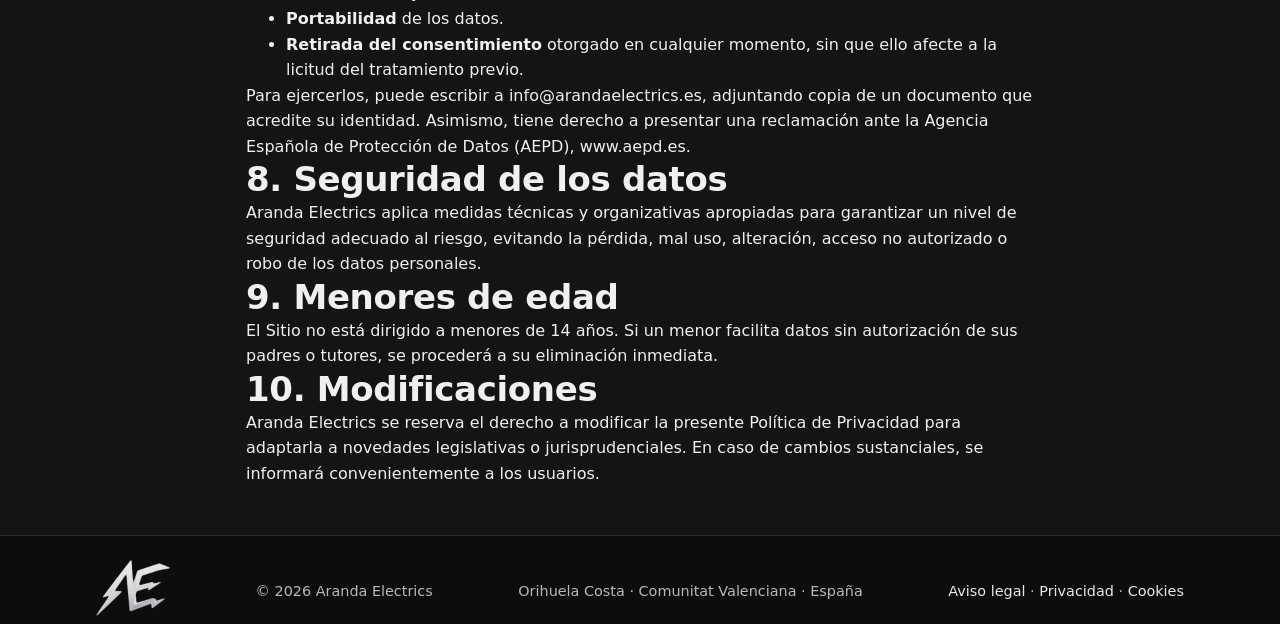
<file: pages/privacy.html>
<!doctype html>
<html lang="es">
<head>
  <meta charset="utf-8">
  <meta name="viewport" content="width=device-width, initial-scale=1">
  <title>Política de privacidad — Aranda Electrics</title>
  <meta name="description" content="Política de privacidad de Aranda Electrics conforme al Reglamento (UE) 2016/679 (RGPD) y la LOPDGDD.">
  <meta name="robots" content="index, follow">
  <meta name="theme-color" content="#1A1A1A">
  <link rel="icon" type="image/png" sizes="32x32" href="../assets/img/favicon-32.png">
  <link rel="icon" type="image/png" sizes="16x16" href="../assets/img/favicon-16.png">
  <link rel="icon" type="image/png" sizes="192x192" href="../assets/img/favicon-192.png">
  <link rel="icon" type="image/png" sizes="512x512" href="../assets/img/favicon-512.png">
  <link rel="apple-touch-icon" href="/icons/apple-touch-icon.png">
  <link rel="canonical" href="https://arandaelectrics.es/pages/privacy.html">
  <link rel="stylesheet" href="../css/styles.css">
</head>
<body>
  <a class="skip-link" href="#main">Saltar al contenido</a>
  <header class="site-header" role="banner">
    <div class="container header-inner">
      <a class="logo" href="../index.html" aria-label="Aranda Electrics — inicio">
        <img class="logo-img" src="../assets/img/logo-header.png" alt="Aranda Electrics" width="120" height="91" decoding="async">
      </a>
      <nav class="primary-nav" aria-label="Principal">
        <a href="../index.html">Inicio</a>
        <a href="contact.html">Contacto</a>
      </nav>
    </div>
  </header>
  <main id="main" class="section">
    <div class="container" style="max-width: 820px;">
      <h1>Política de privacidad</h1>
      <p><em>Última actualización: <span id="priv-date">PENDIENTE-FECHA</span></em></p>
      <p>Esta Política de Privacidad regula el tratamiento de los datos personales que los usuarios facilitan a través del sitio web <a href="https://arandaelectrics.es">https://arandaelectrics.es</a> (en adelante, "el Sitio"), de conformidad con el Reglamento (UE) 2016/679, de 27 de abril (RGPD), y la Ley Orgánica 3/2018, de Protección de Datos Personales y garantía de los derechos digitales (LOPDGDD).</p>
      <h2>1. Responsable del tratamiento</h2>
      <details class="legal-details">
        <summary>Ver datos del responsable</summary>
        <ul>
          <li><strong>Identidad:</strong> Miguel Aranda García</li>
          <li><strong>Nombre comercial:</strong> Aranda Electrics</li>
          <li><strong>NIF / CIF:</strong> 12345678Z</li>
          <li><strong>Domicilio:</strong> C/ Ejemplo 1, 03189 Orihuela Costa (Alicante)</li>
          <li><strong>Correo electrónico:</strong> <a href="mailto:info@arandaelectrics.es">info@arandaelectrics.es</a></li>
          <li><strong>Teléfono:</strong> <a href="tel:+34622099576">+34 622 09 95 76</a></li>
        </ul>
      </details>
      <h2>2. Finalidad del tratamiento</h2>
      <p>Los datos personales que el usuario facilite a través del Sitio serán tratados con las siguientes finalidades:</p>
      <ul>
        <li>Atender consultas, solicitudes de información o presupuestos remitidos mediante el formulario de contacto, correo electrónico, teléfono o WhatsApp.</li>
        <li>Gestionar la relación contractual o precontractual con el cliente, incluyendo la prestación de los servicios eléctricos solicitados.</li>
        <li>Enviar comunicaciones comerciales relacionadas con los servicios de Aranda Electrics, únicamente si el usuario ha otorgado su consentimiento expreso.</li>
      </ul>
      <h2>3. Base jurídica</h2>
      <p>El tratamiento de los datos se basa en:</p>
      <ul>
        <li><strong>Consentimiento del interesado</strong> (art. 6.1.a RGPD), para el envío de consultas y comunicaciones comerciales.</li>
        <li><strong>Ejecución de un contrato o medidas precontractuales</strong> (art. 6.1.b RGPD), para la gestión de presupuestos y servicios.</li>
        <li><strong>Interés legítimo del responsable</strong> (art. 6.1.f RGPD), para la mejora del servicio y la prevención del fraude.</li>
        <li><strong>Cumplimiento de obligaciones legales</strong> (art. 6.1.c RGPD), cuando la normativa aplicable lo exija.</li>
      </ul>
      <h2>4. Conservación de los datos</h2>
      <p>Los datos se conservarán mientras exista un interés mutuo para mantener la finalidad del tratamiento, y en cualquier caso durante los plazos legalmente exigidos (por ejemplo, obligaciones fiscales y contables). Cuando dejen de ser necesarios, se eliminarán con medidas de seguridad adecuadas.</p>
      <h2>5. Destinatarios y encargados del tratamiento</h2>
      <p>Los datos no serán cedidos a terceros salvo obligación legal. Podrán ser tratados por encargados del tratamiento que prestan servicios a Aranda Electrics (por ejemplo, proveedor de hosting, servicios de correo electrónico, plataformas de mensajería como WhatsApp), bajo la correspondiente relación contractual y garantías de confidencialidad.</p>
      <h2>6. Transferencias internacionales</h2>
      <p>Algunos de los servicios de terceros utilizados (por ejemplo, WhatsApp LLC) pueden implicar transferencias internacionales de datos a países fuera del Espacio Económico Europeo. En tales casos, el proveedor aplica garantías adecuadas reconocidas por la Comisión Europea (cláusulas contractuales tipo, decisiones de adecuación o mecanismos equivalentes).</p>
      <h2>7. Derechos del interesado</h2>
      <p>El usuario puede ejercer en cualquier momento los siguientes derechos reconocidos por el RGPD:</p>
      <ul>
        <li><strong>Acceso</strong> a sus datos personales.</li>
        <li><strong>Rectificación</strong> de los datos inexactos o incompletos.</li>
        <li><strong>Supresión</strong> de sus datos cuando ya no sean necesarios.</li>
        <li><strong>Limitación</strong> u <strong>oposición</strong> al tratamiento.</li>
        <li><strong>Portabilidad</strong> de los datos.</li>
        <li><strong>Retirada del consentimiento</strong> otorgado en cualquier momento, sin que ello afecte a la licitud del tratamiento previo.</li>
      </ul>
      <p>Para ejercerlos, puede escribir a <a href="mailto:info@arandaelectrics.es">info@arandaelectrics.es</a>, adjuntando copia de un documento que acredite su identidad. Asimismo, tiene derecho a presentar una reclamación ante la Agencia Española de Protección de Datos (AEPD), <a href="https://www.aepd.es" target="_blank" rel="noopener">www.aepd.es</a>.</p>
      <h2>8. Seguridad de los datos</h2>
      <p>Aranda Electrics aplica medidas técnicas y organizativas apropiadas para garantizar un nivel de seguridad adecuado al riesgo, evitando la pérdida, mal uso, alteración, acceso no autorizado o robo de los datos personales.</p>
      <h2>9. Menores de edad</h2>
      <p>El Sitio no está dirigido a menores de 14 años. Si un menor facilita datos sin autorización de sus padres o tutores, se procederá a su eliminación inmediata.</p>
      <h2>10. Modificaciones</h2>
      <p>Aranda Electrics se reserva el derecho a modificar la presente Política de Privacidad para adaptarla a novedades legislativas o jurisprudenciales. En caso de cambios sustanciales, se informará convenientemente a los usuarios.</p>
    </div>
  </main>
  <footer class="site-footer" role="contentinfo">
    <div class="container footer-inner">
      <img class="footer-logo" src="../assets/img/logo-footer.png" alt="Aranda Electrics" width="168" height="127" loading="lazy" decoding="async">
      <p>&copy; <span id="year"></span> Aranda Electrics</p>
      <p>Orihuela Costa · Comunitat Valenciana · España</p>
      <p class="footer-legal">
        <a href="legal.html">Aviso legal</a> ·
        <a href="privacy.html">Privacidad</a> ·
        <a href="cookies.html">Cookies</a>
      </p>
    </div>
  </footer>
  <script>
    document.getElementById('year').textContent = new Date().getFullYear();
    document.getElementById('priv-date').textContent = new Date().toLocaleDateString('es-ES');
  </script>
</body>
</html>
</file>
<file: css/styles.css>
/* ========================================================
   Aranda Electrics — styles.css
   Mobile-first. Variables de color. Sin frameworks.
   ======================================================== */
/* ---------- RESET + TOKENS ---------- */
*, *::before, *::after { box-sizing: border-box; }
* { margin: 0; }
:root {
  color-scheme: dark;
  /* Marca (acento metálico sobre carbón) */
  --brand-yellow: #C0C0C0;
  --brand-yellow-dark: #8C8C8C;
  --brand-carbon: #0F0F0F;
  --brand-carbon-2: #1A1A1A;
  /* Neutros (tema gris oscuro) */
  --c-bg: #141414;
  --c-bg-alt: #1C1C1C;
  --c-surface: #232323;
  --c-surface-2: #2A2A2A;
  --c-text: #F0F0F0;
  --c-text-muted: #A8A8A8;
  --c-border: #333333;
  --c-ink: #0E0E0E;
  /* Funcionales */
  --c-whatsapp: #25D366;
  --c-whatsapp-dark: #1EBE57;
  --c-error: #FF6B6B;
  /* Tipografía */
  --font-base: system-ui, -apple-system, "Segoe UI", Roboto, "Helvetica Neue", Arial, sans-serif;
  --fs-h1: clamp(1.75rem, 1.2rem + 2.4vw, 2.75rem);
  --fs-h2: clamp(1.5rem, 1.1rem + 1.6vw, 2.125rem);
  --fs-h3: clamp(1.125rem, 1rem + 0.65vw, 1.375rem);
  --fs-body: 1rem;
  --fs-lead: clamp(1.05rem, 1rem + 0.35vw, 1.2rem);
  --lh: 1.6;
  /* Espaciados */
  --space-1: 0.5rem;
  --space-2: 1rem;
  --space-3: 1.5rem;
  --space-4: 2rem;
  --space-5: 3rem;
  --space-6: 4rem;
  /* Layout */
  --radius: 10px;
  --radius-sm: 6px;
  --shadow-sm: 0 1px 2px rgba(0,0,0,.4), 0 2px 4px rgba(0,0,0,.3);
  --shadow-md: 0 4px 12px rgba(0,0,0,.5);
  --maxw: 1120px;
  /* Foco accesible (gris metálico) */
  --focus-ring: 0 0 0 3px rgba(192,192,192,.55);
}

html { scroll-behavior: smooth; }
body {
  font-family: var(--font-base);
  font-size: var(--fs-body);
  line-height: var(--lh);
  color: var(--c-text);
  background: var(--c-bg);
  -webkit-font-smoothing: antialiased;
}
img, svg { display: block; max-width: 100%; height: auto; }
h1, h2, h3 { line-height: 1.2; letter-spacing: -0.01em; }
h1 { font-size: var(--fs-h1); }
h2 { font-size: var(--fs-h2); }
h3 { font-size: var(--fs-h3); }
a { color: inherit; text-decoration: none; }
a:hover { text-decoration: underline; }
ul[role="list"], ol[role="list"] { list-style: none; padding: 0; }
/* ---------- ACCESIBILIDAD ---------- */
.skip-link {
  position: absolute; left: -999px; top: 0;
  background: var(--brand-carbon); color: var(--c-text);
  padding: .75rem 1rem; z-index: 100;
  border-radius: 0 0 var(--radius-sm) 0;
}
.skip-link:focus { left: 0; }
:focus-visible {
  outline: none;
  box-shadow: var(--focus-ring);
  border-radius: var(--radius-sm);
}
@media (prefers-reduced-motion: reduce) {
  *, *::before, *::after {
    animation-duration: 0.001ms !important;
    transition-duration: 0.001ms !important;
    scroll-behavior: auto !important;
  }
}
/* ---------- LAYOUT ---------- */
.container {
  width: 100%;
  max-width: var(--maxw);
  padding: 0 var(--space-2);
  margin: 0 auto;
}
.section { padding: var(--space-5) 0; }
.section-alt { background: var(--c-bg-alt); }
.section-head { margin-bottom: var(--space-4); }
.section-head h2 { margin-bottom: var(--space-1); }
.section-head p { color: var(--c-text-muted); max-width: 60ch; }
/* ---------- HEADER ---------- */
.site-header {
  position: sticky; top: 0; z-index: 50;
  background: var(--c-surface);
  border-bottom: 1px solid var(--c-border);
}
.header-inner {
  display: flex; align-items: center; justify-content: space-between;
  gap: var(--space-2);
  min-height: 64px;
}
.logo {
  display: inline-flex; align-items: center; gap: .5rem;
  color: var(--c-text); text-decoration: none;
}
.logo-text { font-size: 1.05rem; letter-spacing: -0.01em; }
.logo-text strong { font-weight: 700; }
.logo:hover { text-decoration: none; }
.menu-toggle {
  display: inline-flex; flex-direction: column; justify-content: center; gap: 4px;
  width: 44px; height: 44px;
  background: transparent; border: 1px solid transparent; border-radius: var(--radius-sm);
  color: var(--c-text); cursor: pointer; padding: 0 10px;
}
.menu-bar { display: block; height: 2px; background: var(--c-text); border-radius: 1px; }
.menu-toggle[aria-expanded="true"] .menu-bar:nth-child(1) { transform: translateY(6px) rotate(45deg); }
.menu-toggle[aria-expanded="true"] .menu-bar:nth-child(2) { opacity: 0; }
.menu-toggle[aria-expanded="true"] .menu-bar:nth-child(3) { transform: translateY(-6px) rotate(-45deg); }
.primary-nav {
  display: none;
  flex-direction: column; gap: var(--space-2);
  padding: var(--space-2) 0;
  border-top: 1px solid var(--c-border);
}
.primary-nav.is-open { display: flex; }
.primary-nav ul { display: flex; flex-direction: column; gap: var(--space-1); }
.primary-nav a { padding: .6rem .25rem; display: block; }
.lang-switch {
  display: inline-flex; gap: .25rem; padding: .25rem;
  background: var(--c-bg-alt); border-radius: var(--radius-sm); align-self: flex-start;
}
.lang-switch button {
  min-width: 44px; min-height: 36px; padding: 0 .5rem;
  border: none; background: transparent; font-weight: 600; cursor: pointer;
  border-radius: 4px; color: var(--c-text-muted);
}
.lang-switch button[aria-pressed="true"] {
  background: var(--brand-carbon); color: var(--brand-yellow);
}
@media (min-width: 960px) {
  .menu-toggle { display: none; }
  .primary-nav {
    display: flex !important; flex-direction: row; align-items: center;
    border-top: 0; padding: 0;
  }
  .primary-nav ul { flex-direction: row; gap: var(--space-3); align-items: center; }
  .primary-nav a { padding: .5rem 0; }
}
/* ---------- HERO ---------- */
.hero {
  background:
    linear-gradient(180deg, rgba(26,26,26,.92), rgba(26,26,26,.78)),
    radial-gradient(circle at 80% 20%, rgba(255,193,7,.15), transparent 60%),
    var(--brand-carbon);
  color: var(--c-text);
  padding: var(--space-5) 0 var(--space-5);
}
.eyebrow {
  display: inline-block;
  font-size: .85rem; font-weight: 600; letter-spacing: .08em; text-transform: uppercase;
  color: var(--brand-yellow);
  margin-bottom: var(--space-1);
}
.hero h1 { max-width: 22ch; margin-bottom: var(--space-2); }
.lead {
  font-size: var(--fs-lead);
  color: #E5E5E5;
  max-width: 60ch;
  margin-bottom: var(--space-3);
}
.lead strong { color: var(--brand-yellow); }
.hero-cta {
  display: flex; flex-wrap: wrap; gap: var(--space-1);
  margin-bottom: var(--space-3);
}
.certs {
  display: grid; gap: var(--space-1);
  padding-top: var(--space-3);
  border-top: 1px solid rgba(255,255,255,.15);
}
.cert {
  display: flex; align-items: center; gap: .5rem;
  color: #E5E5E5; font-size: .95rem;
}
.cert-icon {
  display: inline-flex; align-items: center; justify-content: center;
  width: 24px; height: 24px; border-radius: 50%;
  background: var(--brand-yellow); color: var(--brand-carbon);
  font-size: .85rem; font-weight: 700; flex: 0 0 24px;
}
@media (min-width: 640px) {
  .certs { grid-template-columns: repeat(3, 1fr); }
}
@media (min-width: 960px) {
  .hero { padding: var(--space-6) 0; }
}
/* ---------- BOTONES ---------- */
.btn {
  display: inline-flex; align-items: center; justify-content: center;
  min-height: 48px; padding: .8rem 1.25rem;
  border-radius: var(--radius);
  font-weight: 700; font-size: 1rem;
  border: 2px solid transparent;
  cursor: pointer;
  transition: transform .12s ease, background .12s ease, color .12s ease;
  text-decoration: none;
}
.btn:hover { text-decoration: none; transform: translateY(-1px); }
.btn-primary {
  background: var(--brand-yellow);
  color: var(--brand-carbon);
}
.btn-primary:hover { background: var(--brand-yellow-dark); }
.btn-whatsapp {
  background: var(--c-whatsapp);
  color: var(--c-text);
}
.btn-whatsapp:hover { background: var(--c-whatsapp-dark); }
.btn-outline {
  background: transparent; color: var(--c-text);
  border-color: var(--c-border);
}
.btn-outline:hover { border-color: var(--c-text); }
/* ---------- CARDS (Servicios) ---------- */
.grid { display: grid; gap: var(--space-2); }
.grid-3 { grid-template-columns: 1fr; }
@media (min-width: 640px) { .grid-3 { grid-template-columns: repeat(2, 1fr); } }
@media (min-width: 960px) { .grid-3 { grid-template-columns: repeat(3, 1fr); } }
.card {
  background: var(--c-surface);
  border: 1px solid var(--c-border);
  border-radius: var(--radius);
  padding: var(--space-3);
  box-shadow: var(--shadow-sm);
  transition: box-shadow .15s ease, transform .15s ease;
}
.card:hover { box-shadow: var(--shadow-md); transform: translateY(-2px); }
.card h3 { margin-bottom: var(--space-1); }
.card p { color: var(--c-text-muted); font-size: .97rem; }
.card h3::before {
  content: ""; display: inline-block;
  width: 8px; height: 8px; border-radius: 50%;
  background: var(--brand-yellow);
  margin-right: .5rem; vertical-align: middle;
}
/* ---------- CHIPS (Áreas) ---------- */
.area-chips {
  display: flex; flex-wrap: wrap; gap: var(--space-1);
}
.chip {
  display: inline-block; padding: .55rem 1rem;
  background: var(--c-surface); border: 1px solid var(--c-border);
  border-radius: 999px; font-size: .95rem; font-weight: 600;
  color: var(--c-text);
}
/* ---------- STEPS (Proceso) ---------- */
.steps {
  display: grid; gap: var(--space-2);
  list-style: none; padding: 0;
  counter-reset: step;
}
.steps li {
  position: relative;
  background: var(--c-surface); border: 1px solid var(--c-border);
  border-radius: var(--radius); padding: var(--space-3);
  box-shadow: var(--shadow-sm);
}
.step-num {
  display: inline-flex; align-items: center; justify-content: center;
  width: 32px; height: 32px; border-radius: 50%;
  background: var(--brand-carbon); color: var(--brand-yellow);
  font-weight: 700; margin-bottom: var(--space-1);
}
.steps h3 { margin: .25rem 0 var(--space-1); }
.steps p { color: var(--c-text-muted); }
@media (min-width: 960px) { .steps { grid-template-columns: repeat(3, 1fr); } }
/* ---------- TESTIMONIOS ---------- */
.testimonial {
  background: var(--c-surface); border: 1px solid var(--c-border);
  border-radius: var(--radius); padding: var(--space-3);
  box-shadow: var(--shadow-sm);
}
.testimonial blockquote {
  font-size: 1.02rem; color: var(--c-text);
  margin: 0 0 var(--space-2);
  padding-left: var(--space-2);
  border-left: 4px solid var(--brand-yellow);
}
.testimonial cite {
  font-style: normal; font-weight: 600; color: var(--c-text-muted); font-size: .92rem;
}
/* ---------- CTA BAND ---------- */
.cta-band {
  background: var(--brand-carbon); color: var(--c-text);
  text-align: center;
}
.cta-band h2 { color: var(--brand-yellow); margin-bottom: var(--space-1); }
.cta-band p { color: #E5E5E5; margin-bottom: var(--space-3); }
/* ---------- FOOTER ---------- */
.site-footer {
  background: #111; color: #CCC;
  padding: var(--space-3) 0;
  font-size: .9rem;
}
.footer-inner {
  display: flex; flex-wrap: wrap; gap: var(--space-1);
  align-items: center; justify-content: space-between;
}
/* ---------- WHATSAPP FLOTANTE ---------- */
.wa-float {
  position: fixed; right: 1rem; bottom: 1rem; z-index: 60;
  width: 60px; height: 60px; border-radius: 50%;
  background: var(--c-whatsapp); color: var(--c-text);
  display: inline-flex; align-items: center; justify-content: center;
  box-shadow: 0 8px 20px rgba(37,211,102,.35), 0 2px 6px rgba(0,0,0,.2);
  transition: transform .15s ease, background .15s ease;
}
.wa-float:hover { transform: scale(1.06); background: var(--c-whatsapp-dark); text-decoration: none; }
.wa-float:focus-visible { box-shadow: 0 0 0 4px rgba(37,211,102,.5); }
/* ---------- UTILIDADES ---------- */
.visually-hidden {
  position: absolute !important; width: 1px; height: 1px;
  padding: 0; margin: -1px; overflow: hidden; clip: rect(0,0,0,0);
  white-space: nowrap; border: 0;
}
/* ========================================================
   CONTACTO — formulario + layout
   ======================================================== */
.contact-layout {
  display: grid;
  gap: var(--space-3);
  align-items: start;
}
@media (min-width: 960px) {
  .contact-layout {
    grid-template-columns: 1fr 380px;
  }
  /* Form a la izq, quick-contact a la derecha */
  .contact-form { grid-column: 1; }
  .contact-quick { grid-column: 2; grid-row: 1; }
}
/* --- Bloque rápido (WhatsApp / llamar) --- */
.contact-quick {
  background: var(--c-bg-alt);
  border: 1px solid var(--c-border);
  border-radius: var(--radius);
  padding: var(--space-3);
  display: flex;
  flex-direction: column;
  gap: var(--space-2);
}
.contact-quick h2 { font-size: 1.15rem; margin-bottom: var(--space-1); }
.contact-big-btn { width: 100%; min-height: 52px; }
.contact-note {
  margin-top: var(--space-1);
  font-size: .9rem;
  color: var(--c-text-muted);
  text-align: center;
}
/* --- Formulario --- */
.contact-form {
  background: var(--c-surface);
  border: 1px solid var(--c-border);
  border-radius: var(--radius);
  padding: var(--space-3);
  box-shadow: var(--shadow-sm);
  display: flex;
  flex-direction: column;
  gap: var(--space-2);
}
.form-row {
  display: grid;
  gap: var(--space-2);
  grid-template-columns: 1fr;
}
@media (min-width: 640px) {
  .form-row { grid-template-columns: 1fr 1fr; }
}
.form-field {
  display: flex;
  flex-direction: column;
  gap: .35rem;
}
.form-field label {
  font-weight: 600;
  font-size: .95rem;
  color: var(--c-text);
}
.form-field input,
.form-field select,
.form-field textarea {
  width: 100%;
  min-height: 44px;
  padding: .7rem .85rem;
  border: 1px solid var(--c-border);
  border-radius: var(--radius-sm);
  font: inherit;
  font-size: 1rem;
  color: var(--c-text);
  background: var(--c-surface);
  transition: border-color .12s ease, box-shadow .12s ease;
}
.form-field textarea { min-height: 120px; resize: vertical; }
.form-field input:focus,
.form-field select:focus,
.form-field textarea:focus {
  outline: none;
  border-color: var(--brand-carbon);
  box-shadow: var(--focus-ring);
}
/* Estado inválido */
.form-field input.is-invalid,
.form-field select.is-invalid,
.form-field textarea.is-invalid {
  border-color: var(--c-error);
  background: #2A1A1A;
}
.form-field input.is-invalid:focus,
.form-field select.is-invalid:focus,
.form-field textarea.is-invalid:focus {
  box-shadow: 0 0 0 3px rgba(198,40,40,.35);
}
.form-error {
  color: var(--c-error);
  font-size: .85rem;
  font-weight: 600;
}
.form-hint {
  color: var(--c-text-muted);
  font-size: .85rem;
}
/* Status + submit */
.form-status {
  min-height: 1.2em;
  font-size: .95rem;
  color: var(--c-text);
}
.form-status:empty { display: none; }
.form-submit {
  align-self: flex-start;
}
.form-legal {
  font-size: .82rem;
  color: var(--c-text-muted);
}
/* ========================================================
   HEADER OSCURO — alineado con logo metálico
   ======================================================== */
.site-header {
  background: #1A1A1A;
  color: #F5F5F5;
  border-bottom: 1px solid #2A2A2A;
}
.site-header .logo { color: #F5F5F5; }
.site-header .logo-text { color: #F5F5F5; }
.site-header .logo-text strong { color: #FFFFFF; }
/* El logo ahora es <img>, no <svg> inline */
.site-header .logo-img {
  display: block;
  height: 40px;
  width: auto;
}
@media (min-width: 640px) {
  .site-header .logo-img { height: 48px; }
}
/* Nav links claros */
.site-header .primary-nav a {
  color: #E8E8E8;
}
.site-header .primary-nav a:hover,
.site-header .primary-nav a:focus-visible {
  color: #FFC107;
}
/* Botón "Contact" del header: outline claro → amarillo al hover */
.site-header .primary-nav .btn-outline {
  border-color: #3A3A3A;
  color: #F5F5F5;
  background: transparent;
}
.site-header .primary-nav .btn-outline:hover,
.site-header .primary-nav .btn-outline:focus-visible {
  background: #FFC107;
  color: #1A1A1A;
  border-color: #FFC107;
}
/* Hamburger: fondo transparente, icono blanco */
.site-header .menu-toggle { background: transparent; border-color: transparent; color: #F5F5F5; }
.site-header .menu-toggle:hover,
.site-header .menu-toggle:focus-visible { background: rgba(255,255,255,0.08); }
.site-header .menu-toggle .menu-bar { background: #F5F5F5; }
/* Lang switch sobre oscuro */
.site-header .lang-switch { border-color: #3A3A3A; }
.site-header .lang-switch button {
  color: #E8E8E8;
  background: transparent;
}
.site-header .lang-switch button:hover { color: #FFC107; }
.site-header .lang-switch button.is-active {
  background: #FFC107;
  color: #1A1A1A;
}
/* Foco visible sobre header oscuro */
.site-header a:focus-visible,
.site-header button:focus-visible {
  outline: 2px solid #FFC107;
  outline-offset: 3px;
  box-shadow: none;
}
/* Panel móvil desplegado: fondo coherente (oscuro) */
@media (max-width: 959px) {
  .site-header .primary-nav.is-open {
    background: #1A1A1A;
    border-top: 1px solid #2A2A2A;
  }
}
/* Footer negro + logo metálico */
.site-footer {
  background: #0D0D0D;
  color: #B8B8B8;
  border-top: 1px solid #2A2A2A;
}
.site-footer .footer-logo {
  display: block;
  height: 56px;
  width: auto;
  margin-bottom: var(--space-1);
  opacity: .92;
}
.site-footer a { color: #E8E8E8; }
.site-footer a:hover,
.site-footer a:focus-visible { color: #FFC107; }
/* ============================================================
   MOBILE VANGUARD — overrides añadidos al final (idempotente)
   Safe-area, tap targets 44px, touch-action, iOS input zoom,
   hero 100dvh, scroll-padding con header sticky.
   Se puede borrar entero sin afectar al resto del CSS.
   ============================================================ */
/* 1. Feedback táctil limpio (sin flash azul al tocar en iOS/Android) */
a,
button,
.btn,
.chip,
.menu-toggle,
.lang-switch button {
  -webkit-tap-highlight-color: transparent;
  touch-action: manipulation;
}
/* 2. Safe-area iOS/notch: el header sticky respeta la barra de estado */
.site-header {
  padding-top: env(safe-area-inset-top, 0);
  padding-left: env(safe-area-inset-left, 0);
  padding-right: env(safe-area-inset-right, 0);
}
.site-footer {
  padding-bottom: env(safe-area-inset-bottom, 0);
  padding-left: env(safe-area-inset-left, 0);
  padding-right: env(safe-area-inset-right, 0);
}
/* 3. Saltos desde anclas: que el header sticky no tape el título */
html {
  scroll-padding-top: calc(64px + env(safe-area-inset-top, 0));
  -webkit-text-size-adjust: 100%;
  text-size-adjust: 100%;
}
/* 4. Inputs en iOS: forzar 16px para que NO haga auto-zoom al enfocar.
      El !important es el único justificado: si algún selector gana
      especificidad y baja a <16px, iOS rompe el layout con un zoom. */
.form-field input,
.form-field select,
.form-field textarea {
  font-size: 16px !important;
  min-height: 44px;
}
/* 5. Hero: 100dvh real (fallback 100vh para navegadores viejos) */
.hero {
  min-height: 100vh;
  min-height: 100dvh;
}
/* 6. En móvil (<640px): tap targets cómodos y legibles al pulgar */
@media (max-width: 639px) {
  /* Menú lateral: cada link con 44px de alto mínimo (Apple HIG / WCAG 2.5.5) */
  .primary-nav a {
    padding: .75rem 1rem;
    min-height: 44px;
    display: flex;
    align-items: center;
  }
  /* Botón hamburguesa: 44×44 táctil, sin tocar su diseño visual */
  .menu-toggle {
    min-width: 44px;
    min-height: 44px;
    display: inline-flex;
    align-items: center;
    justify-content: center;
    padding: .5rem;
  }
  /* Lang-switch: dos botones EN/ES con 44px de alto */
  .lang-switch button {
    min-height: 44px;
    min-width: 44px;
    padding: .5rem .75rem;
  }
  /* Botones principales: pulgar en movimiento */
  .btn {
    padding: .85rem 1.1rem;
    font-size: 1rem;
    min-height: 48px;
    display: inline-flex;
    align-items: center;
    justify-content: center;
  }
  /* Chips de áreas: cómodos de tocar si en algún momento son links */
  .chip {
    min-height: 36px;
    display: inline-flex;
    align-items: center;
    padding: .45rem .85rem;
  }
  /* H1 con más aire para leer en 6.1" sin apretar */
  .hero h1 {
    max-width: 20ch;
    line-height: 1.15;
  }
  /* CTAs del hero a todo el ancho: más conversion-friendly al pulgar */
  .hero-cta {
    display: flex;
    flex-direction: column;
    gap: .75rem;
  }
  .hero-cta .btn {
    width: 100%;
  }
}
/* ============================================================
   Bloque legal — <details> desplegable
   (datos del titular/responsable en legal.html y privacy.html)
   ============================================================ */
.legal-details {
  margin: var(--space-2) 0 var(--space-3);
  padding: var(--space-2) var(--space-3);
  background: var(--c-surface);
  border: 1px solid var(--c-border);
  border-radius: 8px;
  color: var(--c-text);
}
.legal-details > summary {
  /* Quitamos el triángulo por defecto solo cuando el navegador lo permite
     (list-style en summary está soportado en todos los modernos salvo Safari<15) */
  list-style: none;
  cursor: pointer;
  user-select: none;
  font-weight: 600;
  padding: var(--space-1) 0;
  position: relative;
  padding-left: 1.5rem;      /* espacio para la flecha custom */
  transition: color 120ms linear;
}
/* En Safari antiguos quitamos el triángulo con ::-webkit-details-marker */
.legal-details > summary::-webkit-details-marker { display: none; }
/* Flecha custom (triángulo rectángulo pintado con border) */
.legal-details > summary::before {
  content: "";
  position: absolute;
  left: 0;
  top: 50%;
  transform: translateY(-50%) rotate(0deg);
  width: 0;
  height: 0;
  border-top: 5px solid transparent;
  border-bottom: 5px solid transparent;
  border-left: 7px solid var(--c-text-muted);
  transition: transform 180ms ease, border-left-color 120ms linear;
}
/* Al abrir, la flecha rota 90° */
.legal-details[open] > summary::before {
  transform: translateY(-50%) rotate(90deg);
  border-left-color: var(--c-text);
}
/* Hover y foco visibles (accesibilidad) */
.legal-details > summary:hover { color: var(--c-text); }
.legal-details > summary:hover::before { border-left-color: var(--c-text); }
.legal-details > summary:focus-visible {
  outline: 2px solid var(--brand-yellow);
  outline-offset: 4px;
  border-radius: 4px;
}
/* Separación con el contenido desplegado */
.legal-details > ul,
.legal-details > ol {
  margin: var(--space-2) 0 0;
  padding-left: 1.5rem;
}
.legal-details > ul li,
.legal-details > ol li {
  margin-bottom: var(--space-1);
}
/* Respeto a usuarios con reduce-motion: sin transición de flecha */
@media (prefers-reduced-motion: reduce) {
  .legal-details > summary,
  .legal-details > summary::before {
    transition: none;
  }
}

/* === Selector de idioma: botones en escritorio, select en móvil === */
/* Por defecto (móvil primero): select visible, botones ocultos */
.lang-switch { display: none; }
.lang-switch-mobile {
  display: inline-flex;
  align-items: center;
}
.lang-switch-mobile select {
  background: var(--c-bg-alt);
  color: var(--c-text);
  border: 1px solid var(--c-border);
  border-radius: var(--radius-sm);
  padding: .35rem .5rem;
  font: inherit;
  font-weight: 600;
  cursor: pointer;
  min-height: 36px;
  max-width: 90px;
}
.lang-switch-mobile select:focus-visible {
  outline: 2px solid #FFC107;
  outline-offset: 2px;
}
.site-header .lang-switch-mobile select {
  background: rgba(255,255,255,0.06);
  color: #F5F5F5;
  border-color: #3A3A3A;
}
/* Escritorio: 5 botones visibles, select oculto */
@media (min-width: 960px) {
  .lang-switch { display: inline-flex; }
  .lang-switch-mobile { display: none; }
}

/* Idioma: <option> legibles en tema oscuro */
.lang-switch-mobile select option { background-color: #1C1C1C; color: #F0F0F0; }
.lang-switch-mobile select option:checked { background-color: #FFC107; color: #1A1A1A; font-weight: 700; }


/* ============================================================
   MENÚ MÓVIL — definitivo con position:absolute
   El header es position:sticky → si el nav crece dentro,
   queda clippeado por el sticky. Solución: posicionar el nav
   como capa absoluta DEBAJO del header. Así no depende del
   overflow del sticky ni del flex del header-inner.
   ============================================================ */
@media (max-width: 959px) {
  /* Ancla de posicionamiento: el .header-inner del header sticky */
  .site-header {
    position: sticky;
    top: 0;
    z-index: 50;
  }
  .site-header .header-inner {
    position: relative;
    flex-wrap: nowrap;
  }
  /* Botón hamburguesa: siempre visible arriba a la derecha */
  .site-header .menu-toggle {
    display: inline-flex !important;
    align-items: center;
    justify-content: center;
    width: 44px;
    height: 44px;
    padding: .5rem;
    margin-left: auto;
    background: transparent;
    border: 0;
    color: #F5F5F5;
    cursor: pointer;
    touch-action: manipulation;
  }
  .site-header .menu-toggle .menu-bar {
    display: block;
    width: 22px;
    height: 2px;
    background: #F5F5F5;
    border-radius: 2px;
    margin: 3px 0;
    transition: transform .2s, opacity .2s;
  }
  .site-header .menu-toggle[aria-expanded="true"] .menu-bar:nth-child(1) {
    transform: translateY(5px) rotate(45deg);
  }
  .site-header .menu-toggle[aria-expanded="true"] .menu-bar:nth-child(2) {
    opacity: 0;
  }
  .site-header .menu-toggle[aria-expanded="true"] .menu-bar:nth-child(3) {
    transform: translateY(-5px) rotate(-45deg);
  }
  /* CERRADO: nav fuera de pantalla, invisible, no interactuable */
  .site-header .primary-nav {
    position: absolute;
    top: 100%;
    left: 0;
    right: 0;
    display: none !important;
    flex-direction: column !important;
    flex-wrap: nowrap !important;
    margin: 0 !important;
    padding: .5rem 0 .75rem !important;
    background: #1A1A1A !important;
    border-top: 3px solid #FFC107 !important;
    border-bottom: 1px solid #333 !important;
    border-radius: 0 0 16px 16px !important;
    box-shadow: 0 16px 32px -8px rgba(0,0,0,.7) !important;
    max-height: calc(100dvh - 64px);
    overflow-y: auto;
    z-index: 60;
    box-sizing: border-box;
  }
  /* ABIERTO: se muestra el panel absoluto */
  .site-header .primary-nav.is-open {
    display: flex !important;
  }
  /* Lista vertical a ancho completo */
  .site-header .primary-nav > ul {
    display: flex !important;
    flex-direction: column !important;
    flex-wrap: nowrap !important;
    gap: 0 !important;
    padding: 0 !important;
    margin: 0 !important;
    width: 100% !important;
    align-items: stretch !important;
  }
  .site-header .primary-nav > ul > li {
    width: 100% !important;
    border-top: 1px solid rgba(255,255,255,.07) !important;
  }
  .site-header .primary-nav > ul > li:first-child {
    border-top: 0 !important;
  }
  /* Links: fila grande con chevron > */
  .site-header .primary-nav > ul > li > a {
    display: flex !important;
    align-items: center;
    justify-content: space-between;
    width: 100% !important;
    padding: 1rem 1.25rem !important;
    min-height: 52px;
    font-size: 1.0625rem !important;
    font-weight: 500;
    letter-spacing: .01em;
    color: #F5F5F5 !important;
    text-decoration: none !important;
    background: transparent !important;
    border-radius: 0 !important;
  }
  .site-header .primary-nav > ul > li > a:not(.btn)::after {
    content: "";
    width: 8px;
    height: 8px;
    border-right: 2px solid #666;
    border-bottom: 2px solid #666;
    transform: rotate(-45deg);
    margin-left: 1rem;
    flex-shrink: 0;
  }
  .site-header .primary-nav > ul > li > a:not(.btn):hover,
  .site-header .primary-nav > ul > li > a:not(.btn):focus-visible {
    background: rgba(255,193,7,.08) !important;
    color: #FFC107 !important;
  }
  .site-header .primary-nav > ul > li > a:not(.btn):hover::after,
  .site-header .primary-nav > ul > li > a:not(.btn):focus-visible::after {
    border-right-color: #FFC107;
    border-bottom-color: #FFC107;
  }
  /* Botón Contact: CTA amarillo sólido */
  .site-header .primary-nav > ul > li > .btn.btn-outline {
    display: flex !important;
    justify-content: center !important;
    align-items: center !important;
    margin: .75rem 1.25rem 0 !important;
    padding: .875rem 1.25rem !important;
    width: calc(100% - 2.5rem) !important;
    min-height: 48px;
    background: #FFC107 !important;
    color: #1A1A1A !important;
    border: 0 !important;
    border-radius: 8px !important;
    font-weight: 700 !important;
    font-size: 1rem !important;
  }
  .site-header .primary-nav > ul > li > .btn.btn-outline::after {
    display: none !important;
  }
  /* Lang-switch de botones: oculto en móvil */
  .site-header .primary-nav > .lang-switch {
    display: none !important;
  }
  /* Lang-switch móvil: select visible al fondo del panel */
  .site-header .primary-nav .lang-switch-mobile {
    display: block !important;
    /* CLAVE: ocupa TODO el ancho del panel, sin márgenes que desplacen
       el <select> hacia la derecha. Así el popup nativo se abre alineado
       con el borde IZQUIERDO del panel y cabe en pantalla. */
    margin: 1rem 0 0 !important;
    padding: .875rem 1.25rem 0 !important;
    border-top: 1px solid rgba(255,255,255,.07) !important;
    width: 100% !important;
    max-width: 100% !important;
    box-sizing: border-box !important;
    overflow: hidden;
  }
  .site-header .primary-nav .lang-switch-mobile select {
    display: block !important;
    width: 100% !important;
    max-width: 100% !important;
    min-height: 44px;
    font-size: .9375rem;
    /* Padding simétrico: sin asimetría que empuje el popup */
    padding: .5rem 2rem .5rem .75rem;
    box-sizing: border-box !important;
    text-overflow: ellipsis;
    appearance: none;
    -webkit-appearance: none;
    -moz-appearance: none;
    /* Flecha custom para Chrome/Edge/Firefox desktop.
       En móvil el navegador renderiza su propio picker; esto es
       sólo cosmético en navegadores que sí respetan appearance:none. */
    background-image:
      linear-gradient(45deg, transparent 50%, #FFC107 50%),
      linear-gradient(135deg, #FFC107 50%, transparent 50%);
    background-position:
      calc(100% - 18px) 50%,
      calc(100% - 13px) 50%;
    background-size: 5px 5px, 5px 5px;
    background-repeat: no-repeat;
  }
  /* El panel entero: nunca permitir desborde horizontal */
  .site-header .primary-nav.is-open {
    overflow-x: hidden !important;
    overflow-y: auto !important;
  }
}
</file>
